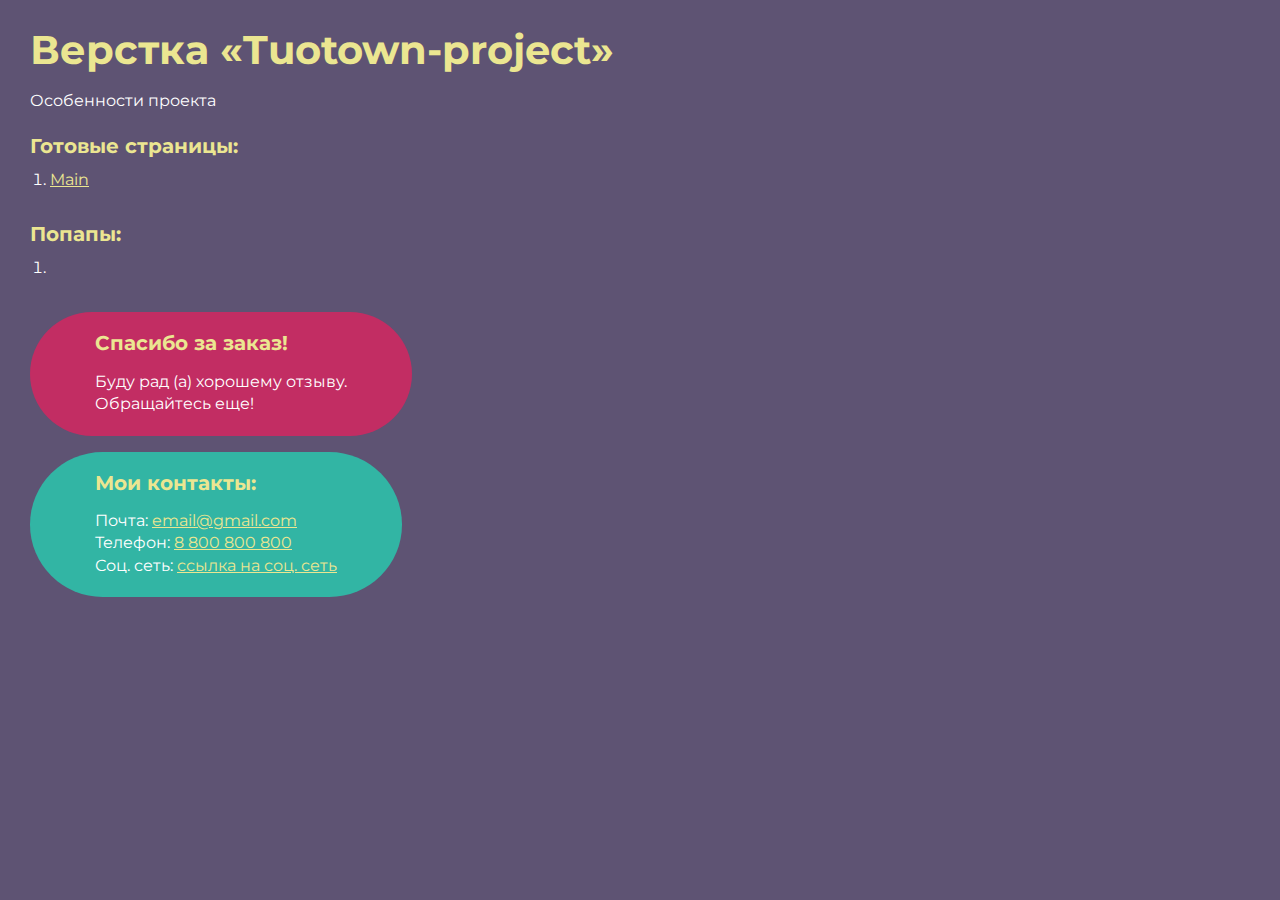
<file: index.html>
<!DOCTYPE html>
<html>

<head>
	<meta charset="UTF-8">
	<meta name="viewport" content="width=device-width, initial-scale=1.0">
	<title>Верстка «Tuotown-project»</title>
</head>

<body>
	<div class="rootpage">
		<h1>Верстка «Tuotown-project»</h1>
		<div class="rootpage__info">
			Особенности проекта
		</div>
		<h2>Готовые страницы:</h2>
		<ol class="rootpage__list">
			<li><a target="_blank" href="home.html">Main</a></li>
		</ol>
		<h2>Попапы:</h2>
		<ol class="rootpage__list">
			<li><a target="_blank" href="home.html#"></a></li>
		</ol>
		<div class="rootpage__tnx">
			<h2>Спасибо за заказ!</h2>
			<p>Буду рад (а) хорошему отзыву.</p>
			<p>Обращайтесь еще!</p>
		</div>
		<div class="rootpage__contacts">
			<h2>Мои контакты:</h2>
			<p>Почта: <a href="mailto:email@gmail.com">email@gmail.com</a></p>
			<p>Телефон: <a href="tel:8800800800">8 800 800 800</a></p>
			<p>Соц. сеть: <a href="">ссылка на соц. сеть</a></p>
		</div>
	</div>
</body>
<style>
	@charset "UTF-8";
	@import url("https://fonts.googleapis.com/css?family=Montserrat:regular,700&display=swap");

	*,
	*::before,
	*::after {
		padding: 0px;
		margin: 0px;
		border: 0px;
		box-sizing: border-box;
	}

	html,
	body {
		height: 100%;
		margin: 0;
		padding: 0;
		min-width: 320px;
		width: 100%;
		color: #fff;
		background-color: #5e5373;
	}

	body {
		font-family: Montserrat;
		font-size: 100%;
		line-height: 1;
		font-size: 1rem;
	}

	a {
		text-decoration: underline;
		color: #ebe691
	}

	a:visited {
		text-decoration: underline;
		color: #aaa768;
	}

	a:hover {
		text-decoration: none;
	}

	ul li {
		list-style: none;
	}

	img {
		vertical-align: top;
	}

	.wrapper {
		width: 100%;
		min-height: 100%;
		overflow: hidden;
	}

	.rootpage {
		padding: 30px;
		display: flex;
		flex-direction: column;
		align-items: flex-start;
	}

	@media (max-width: 767px) {
		.rootpage {
			padding: 30px 15px;
		}
	}

	h1 {
		color: #ebe691;
		font-size: 2.5rem;
		margin: 0px 0px 1.25rem 0px;
	}

	@media (max-width: 767px) {
		h1 {
			font-size: 1.85rem;
			margin: 0px 0px 1.25rem 0px;
		}
	}

	h2 {
		color: #ebe691;
		font-size: 1.25rem;
		margin: 0px 0px 1rem 0px;
	}

	@media (max-width: 767px) {
		h2 {
			font-size: 1.125rem;
			margin: 0px 0px 1rem 0px;
		}
	}

	.rootpage__info {
		line-height: 140%;
		margin: 0px 0px 1.5rem 0px;
	}

	.rootpage__list {
		margin: 0px 0px 2.25rem 1.25rem;
	}

	.rootpage__list li:not(:last-child) {
		margin: 0px 0px 15px 0px;
	}

	.rootpage__contacts,
	.rootpage__tnx {
		border-radius: 200px;
		padding: 20px 65px;
		line-height: 140%;
	}

	@media (max-width: 767px) {

		.rootpage__contacts,
		.rootpage__tnx {
			border-radius: 40px;
			padding: 20px;
		}
	}

	.rootpage__contacts {
		background: #32b5a4;

	}

	.rootpage__contacts a {
		color: #ebe691;
	}

	.rootpage__tnx {
		background: #c22d63;
		margin: 0px 0px 1rem 0px;
	}
</style>

</html>
</file>
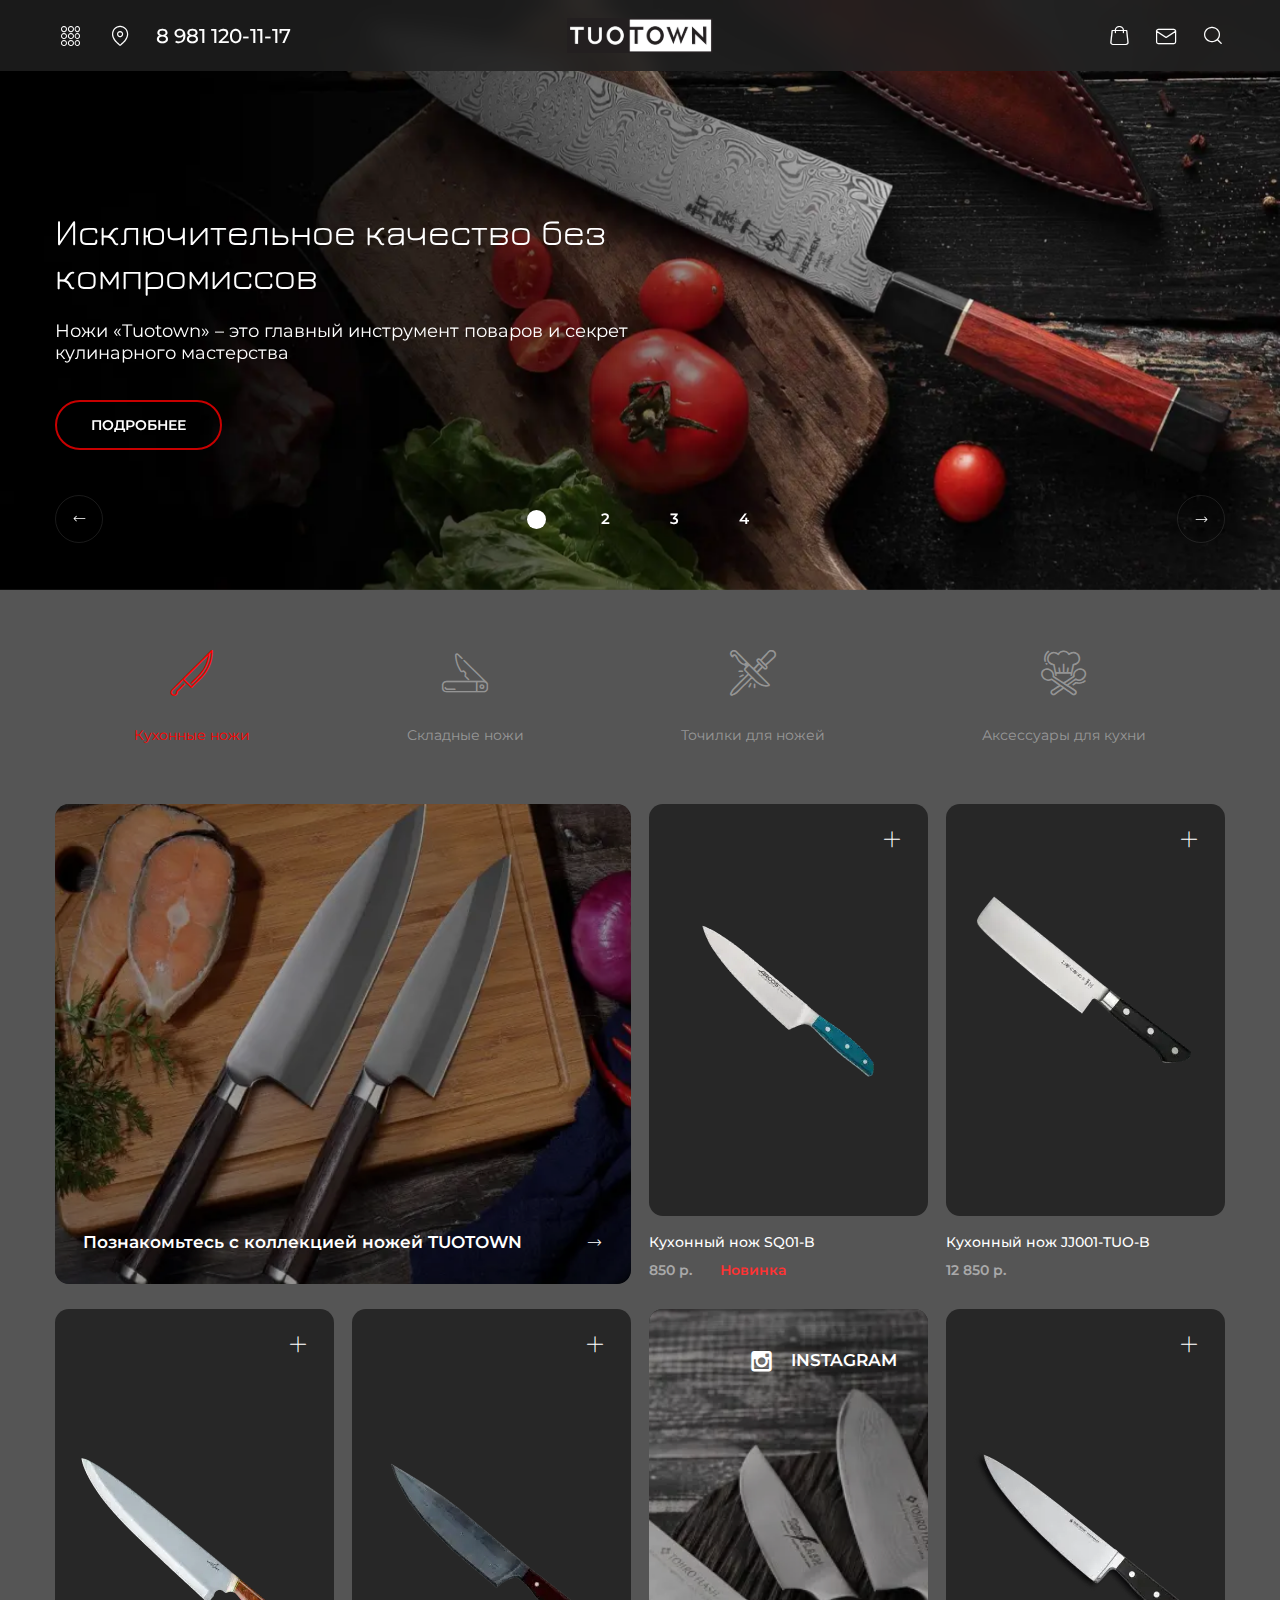
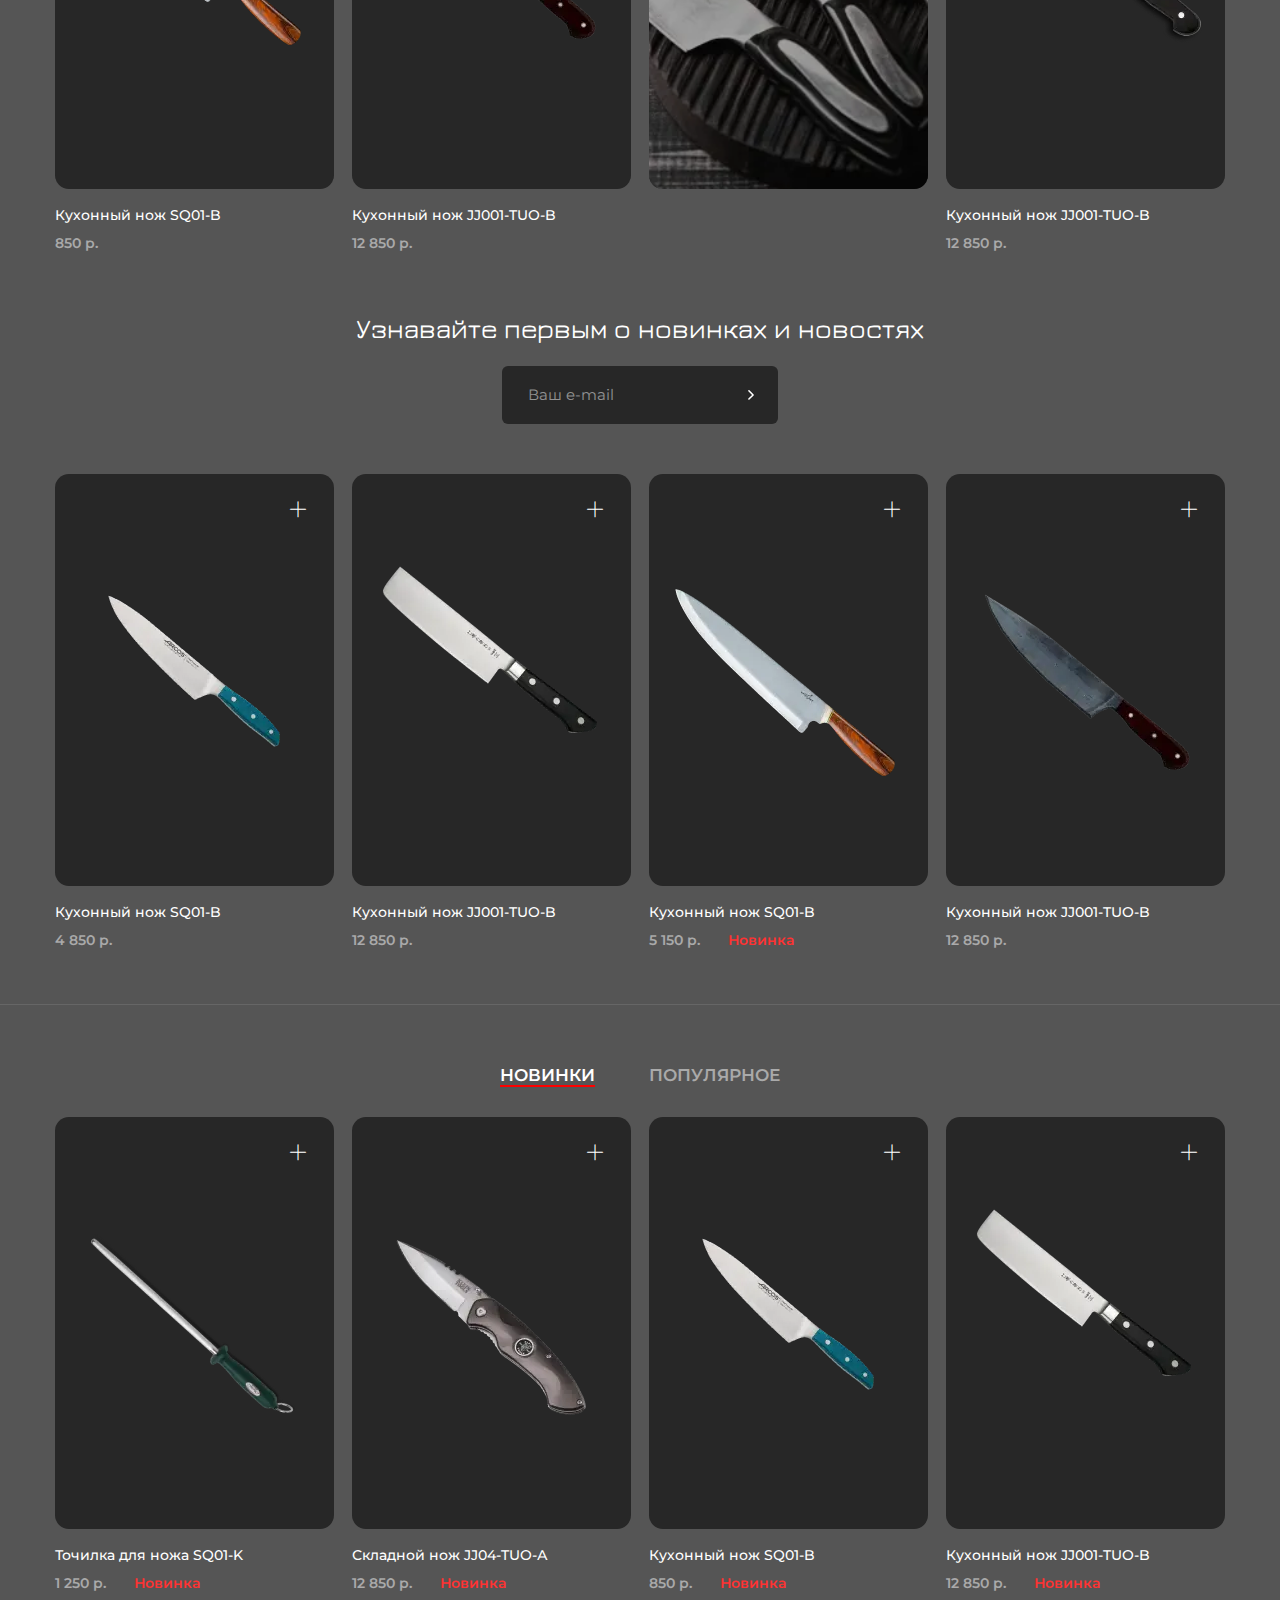
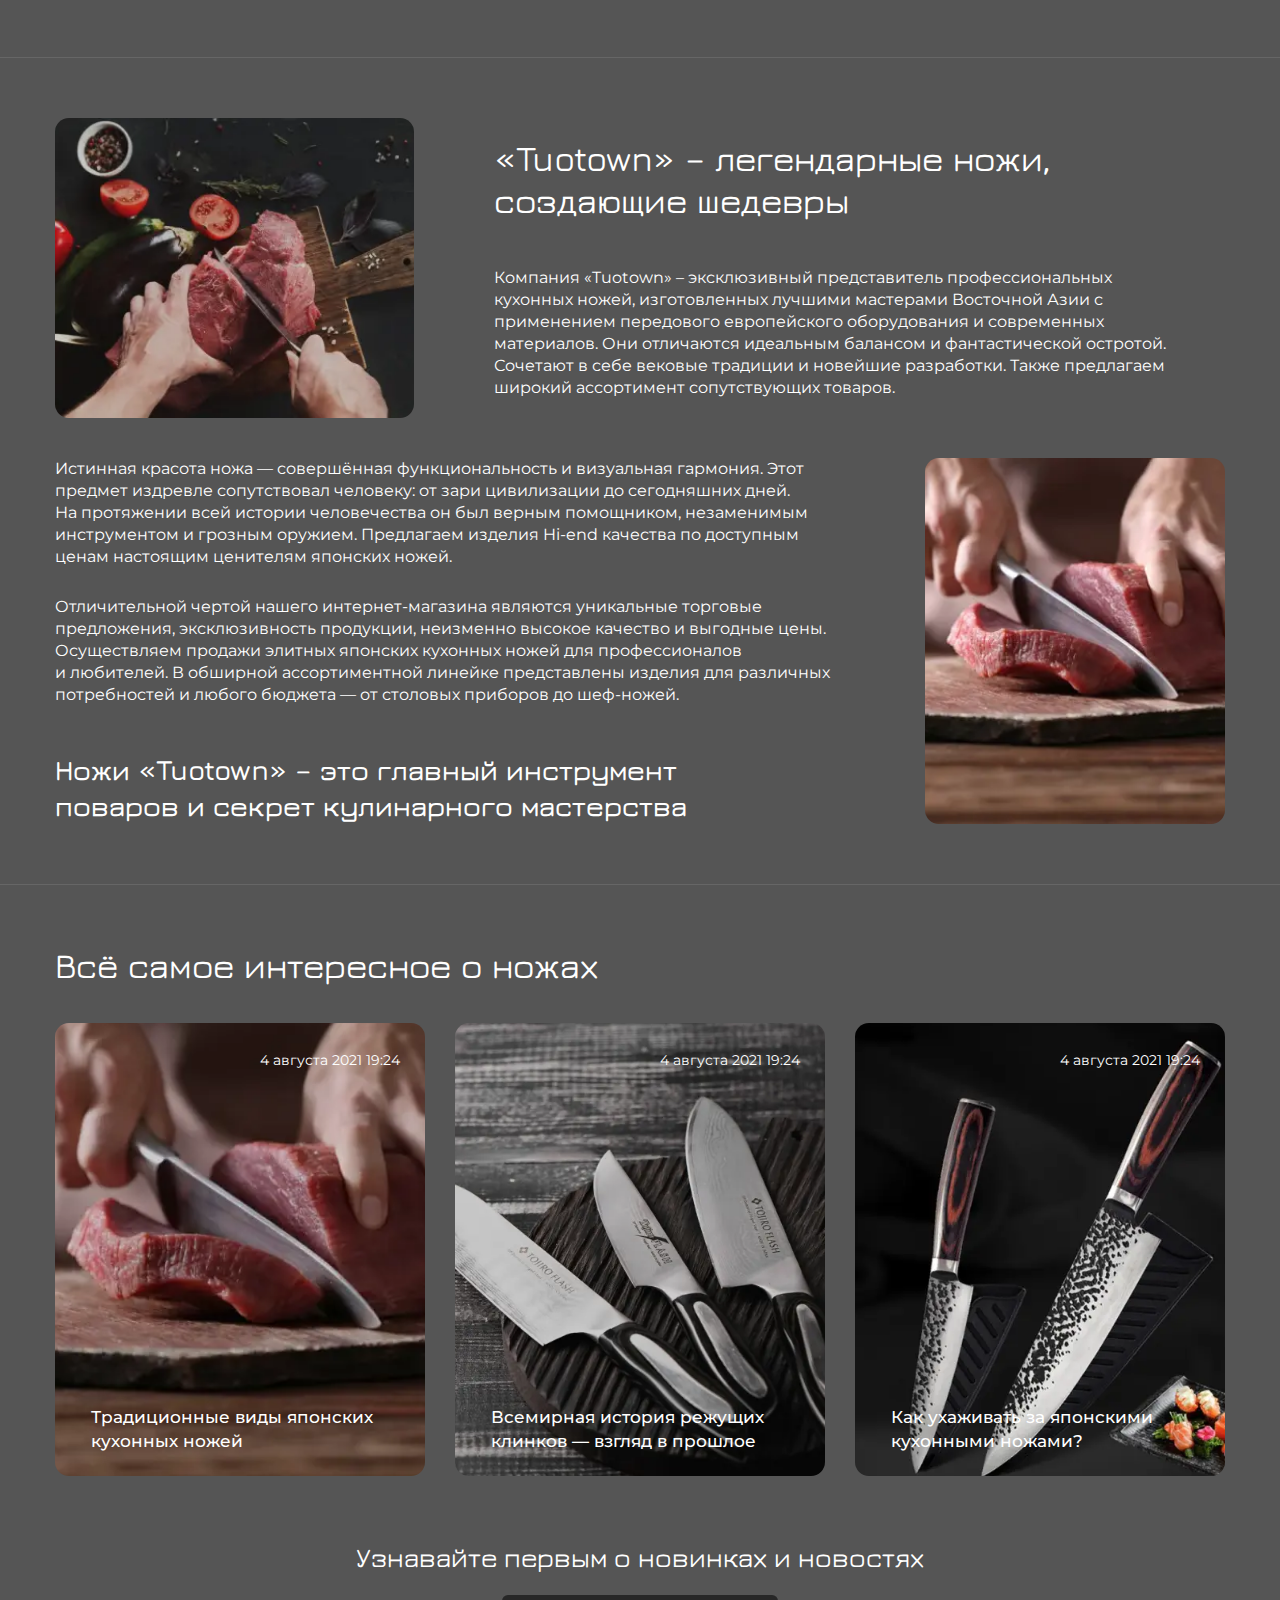
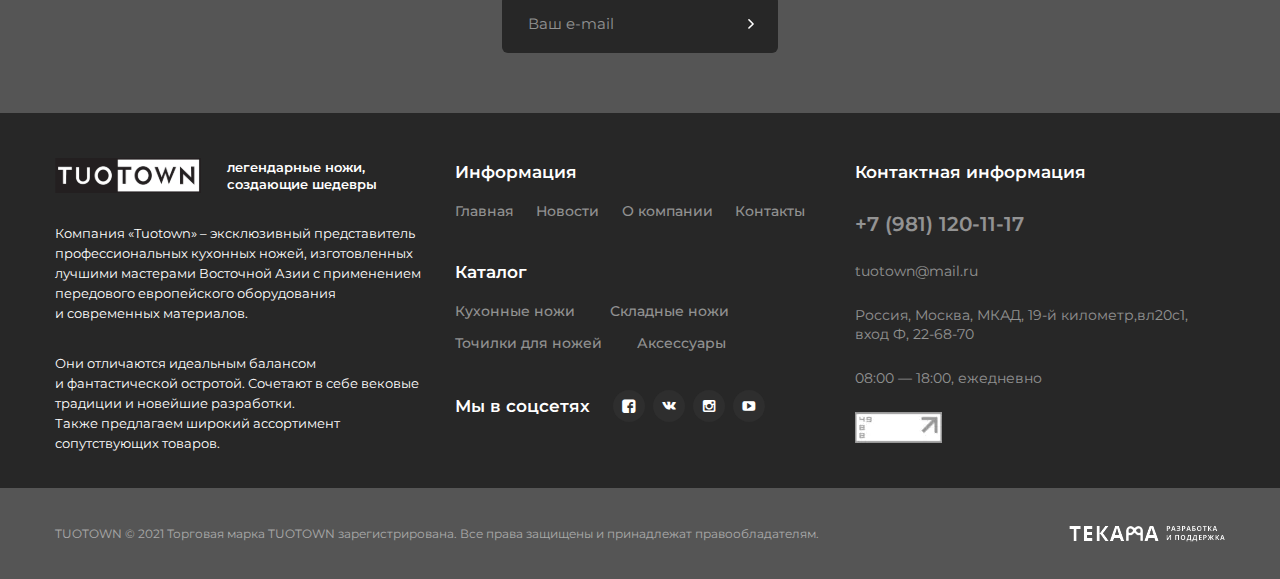
<file: home.html>
<!DOCTYPE html>
<html lang="ru">

<head>
	<title>TuoTown - Main</title>
	<meta charset="UTF-8">
	<meta name="format-detection" content="telephone=no">
	<!-- <style>body{opacity: 0;}</style> -->
	<link rel="stylesheet" href="css/style.min.css?_v=20220418111946">
	<link rel="shortcut icon" href="favicon.ico">
	<!-- <meta name="robots" content="noindex, nofollow"> -->
	<meta name="viewport" content="width=device-width, initial-scale=1.0">
</head>

<body>
	<div class="wrapper">
		<header class="header">
			<div class="header__container">
				<div class="header__left left-header">
					<div class="left-header__menu menu">
						<button type="button" class="menu__icon icon-menu"></button>
						<nav class="menu__body">
							<ul class="menu__list">
								<li class="menu__item"><a href="" class="menu__link">Кухонные ножи TUOTOWN</a></li>
								<li class="menu__item"><a href="" class="menu__link">Складные ножи TUOTOWN</a></li>
								<li class="menu__item"><a href="" class="menu__link">Кухонные ножи QXF</a></li>
								<li class="menu__item"><a href="" class="menu__link">Точильные камни</a></li>
								<li class="menu__item"><a href="" class="menu__link">Наборы для BBQ</a></li>
								<li class="menu__item"><a href="" class="menu__link">Кухонные принадлежности</a></li>
								<li class="menu__item"><a href="" class="menu__link">Туристические товары</a></li>
							</ul>
							<ul class="menu__sub-list">
								<li class="menu__sub-item"><a href="" class="menu__sub-link">Новости</a></li>
								<li class="menu__sub-item"><a href="" class="menu__sub-link">О компании</a></li>
								<li class="menu__sub-item"><a href="" class="menu__sub-link">Контакты</a></li>
								<li class="menu__sub-item"><a href="" class="menu__sub-link">Как проехать</a></li>
							</ul>
						</nav>
					</div>
					<a href="#" class="left-header__map"></a>
					<a href="tel:89811201117" class="left-header__phone"><span class="left-header__phone-number">8 981 120-11-17</span><span class="left-header__phone-icon _icon-phone"></span></a>
				</div>
				<div class="header__logo logo-header">
					<a href="" class="logo-header__link"><img src="img/header/header-logo.svg" alt="logo"></a>
				</div>
				<div data-da=".menu__body, 767.98, first" class="header__right right-header">
					<a data-da=".left-header, 767.98, last" href="#" class="right-header__shop"></a>
					<a href="mailto:" class="right-header__mail"></a>
					<a href="#" class="right-header__search"></a>
				</div>
			</div>
		</header>
		<main class="page">
			<section class="welcome">
				<div class="welcome__slider swiper">
					<div class="welcome__wrapper swiper-wrapper">
						<div class="welcome__slide swiper-slide">
							<div class="welcome__background-ibg"><picture><source data-srcset="img/welcome/slide_01.webp" type="image/webp"><img class="swiper-lazy" data-src="img/welcome/slide_01.jpg" alt="slide-1"></picture></div>
						</div>
						<div class="welcome__slide swiper-slide">
							<div class="welcome__background-ibg"><picture><source data-srcset="img/welcome/slide_02.webp" type="image/webp"><img class="swiper-lazy" data-src="img/welcome/slide_02.jpg" alt="slide-2"></picture></div>
						</div>
						<div class="welcome__slide swiper-slide">
							<div class="welcome__background-ibg"><picture><source data-srcset="img/welcome/slide_03.webp" type="image/webp"><img class="swiper-lazy" data-src="img/welcome/slide_03.jpg" alt="slide-3"></picture></div>
						</div>
						<div class="welcome__slide swiper-slide">
							<div class="welcome__background-ibg"><picture><source data-srcset="img/welcome/slide_04.webp" type="image/webp"><img class="swiper-lazy" data-src="img/welcome/slide_04.jpg" alt="slide-4"></picture></div>
						</div>
					</div>

				</div>
				<div class="welcome__container">
					<div class="welcome__body">
						<div class="body-welcome">
							<h1 class="body-welcome__title">Исключительное качество без компромиссов</h1>
							<h2 class="body-welcome__subtitle">Ножи «Tuotown» – это главный инструмент поваров и секрет кулинарного мастерства</h2>
							<a href="" class="body-welcome__button common-button">ПОДРОБНЕЕ</a>
						</div>
					</div>
					<div class="welcome__controlls">
						<div class="welcome__slider-arrows slider-arrow">
							<div class="slider-arrow__prev"></div>
							<div class="welcome__slider-bullets"></div>
							<div class="slider-arrow__next"></div>
						</div>
					</div>
				</div>
			</section>
			<section class="knife-tabs">
				<div class="knife-tabs__container">
					<div class="knife-tabs__body">
						<div data-tabs class=" knife-tabs__tabs tabs">
							<nav data-tabs-titles class="tabs__navigation">
								<button type="button" class="tabs__title tab-label _tab-active">
									<div class="tab-label__icon _icon-knife"></div>
									<h2 class="tab-label__title">Кухонные ножи</h2>
								</button>
								<button type="button" class="tabs__title tab-label">
									<div class="tab-label__icon _icon-knife-2"></div>
									<h2 class="tab-label__title">Складные ножи</h2>
								</button>
								<button type="button" class="tabs__title tab-label">
									<div class="tab-label__icon _icon-knife-sharp"></div>
									<h2 class="tab-label__title">Точилки для ножей</h2>
								</button>
								<button type="button" class="tabs__title tab-label">
									<div class="tab-label__icon _icon-cook"></div>
									<h2 class="tab-label__title">Аксессуары для кухни</h2>
								</button>
							</nav>
							<div data-tabs-body class="tabs__content">
								<div class="tabs__body kitchen-knifes">
									<div class="kitchen-knifes__first-grid first-grid">
										<div class="first-grid__item first-grid__item_big gridcell-1">
											<div class="first-grid__image first-grid__image_big-ibg">
												<picture><source srcset="img/tabs/first-tab/tab-main_01.webp" type="image/webp"><img src="img/tabs/first-tab/tab-main_01.jpg" alt="knife"></picture>
												<a href="#" class="first-grid__main-tab-title main-tab-title">
													<h3 class="main-tab-title__title">Познакомьтесь с коллекцией ножей TUOTOWN</h3>
													<div class="main-tab-title__icon _icon-arrow-right"></div>
												</a>
											</div>
										</div>
										<div class="first-grid__item gridcell-3">
											<div class="first-grid__image">
												<picture><source srcset="img/tabs/first-tab/kitchen-knife_01.webp" type="image/webp"><img src="img/tabs/first-tab/kitchen-knife_01.png" alt="knife"></picture>
												<button class="first-grid__icon card-icon"><span class="card-icon__icon-plus _icon-plus"></span><span class="card-icon__icon-shop _icon-shop"></span></button>
											</div>
											<div class="first-grid__titles knife-titles">
												<a href="#" class="knife-titles__knife-name">Кухонный нож SQ01-B</a>
												<div class="knife-titles__price-row">
													<span class="knife-titles__price">850 р.</span>
													<span class="knife-titles__novelty">Новинка</span>
												</div>
											</div>
										</div>
										<div class="first-grid__item gridcell-4">
											<div class="first-grid__image">
												<picture><source srcset="img/tabs/first-tab/kitchen-knife_02.webp" type="image/webp"><img src="img/tabs/first-tab/kitchen-knife_02.png" alt="knife"></picture>
												<button class="first-grid__icon card-icon"><span class="card-icon__icon-plus _icon-plus"></span><span class="card-icon__icon-shop _icon-shop"></span></button>
											</div>
											<div class="first-grid__titles knife-titles">
												<a href="#" class="knife-titles__knife-name">Кухонный нож JJ001-TUO-B</a>
												<div class="knife-titles__price-row">
													<span class="knife-titles__price">12 850 р.</span>
													<span class="knife-titles__novelty"></span>
												</div>
											</div>
										</div>
										<div class="first-grid__item gridcell-5">
											<div class="first-grid__image">
												<picture><source srcset="img/tabs/first-tab/kitchen-knife_03.webp" type="image/webp"><img src="img/tabs/first-tab/kitchen-knife_03.png" alt="knife"></picture>
												<button class="first-grid__icon card-icon"><span class="card-icon__icon-plus _icon-plus"></span><span class="card-icon__icon-shop _icon-shop"></span></button>
											</div>
											<div class="first-grid__titles knife-titles">
												<a href="#" class="knife-titles__knife-name">Кухонный нож SQ01-B</a>
												<div class="knife-titles__price-row">
													<span class="knife-titles__price">850 р.</span>
													<span class="knife-titles__novelty"></span>
												</div>
											</div>
										</div>
										<div class="first-grid__item gridcell-6">
											<div class="first-grid__image">
												<picture><source srcset="img/tabs/first-tab/kitchen-knife_04.webp" type="image/webp"><img src="img/tabs/first-tab/kitchen-knife_04.png" alt="knife"></picture>
												<button class="first-grid__icon card-icon"><span class="card-icon__icon-plus _icon-plus"></span><span class="card-icon__icon-shop _icon-shop"></span></button>
											</div>
											<div class="first-grid__titles knife-titles">
												<a href="#" class="knife-titles__knife-name">Кухонный нож JJ001-TUO-B</a>
												<div class="knife-titles__price-row">
													<span class="knife-titles__price">12 850 р.</span>
													<span class="knife-titles__novelty"></span>
												</div>
											</div>
										</div>
										<div class="first-grid__item first-grid__item_insta gridcell-7">
											<a href="#" class="first-grid__image first-grid__image_insta-ibg">
												<picture><source srcset="img/tabs/first-tab/knife-insta_01.webp" type="image/webp"><img src="img/tabs/first-tab/knife-insta_01.png" alt="knife"></picture>
												<div class="first-grid__insta-title insta-title">
													<div class="insta-title__icon _icon-insta"></div>
													<h3 class="insta-title__title">INSTAGRAM</h3>
												</div>
											</a>
											<div class="first-grid__titles knife-titles knife-titles_insta">
												<h3 class="knife-titles__knife-name">Кухонный нож JJ001-TUO-B</h3>
												<div class="knife-titles__price-row">
													<span class="knife-titles__price">12 850 р.</span>
													<span class="knife-titles__novelty"></span>
												</div>
											</div>
										</div>
										<div class="first-grid__item gridcell-8">
											<div class="first-grid__image">
												<picture><source srcset="img/tabs/first-tab/kitchen-knife_05.webp" type="image/webp"><img src="img/tabs/first-tab/kitchen-knife_05.png" alt="knife"></picture>
												<button class="first-grid__icon card-icon"><span class="card-icon__icon-plus _icon-plus"></span><span class="card-icon__icon-shop _icon-shop"></span></button>
											</div>
											<div class="first-grid__titles knife-titles">
												<a href="#" class="knife-titles__knife-name">Кухонный нож JJ001-TUO-B</a>
												<div class="knife-titles__price-row">
													<span class="knife-titles__price">12 850 р.</span>
													<span class="knife-titles__novelty"></span>
												</div>
											</div>
										</div>
									</div>
									<div class="tabs__mail-block mail-block">
										<h3 class="mail-block__title">Узнавайте первым о новинках и новостях</h3>
										<form action="#" name="mailForm" class="mail-block__form">
											<input type="text" name="userMail" class="mail-block__mail" placeholder="Ваш e-mail">
											<button type="submit" class="mail-block__button _icon-chevron-left"></button>
										</form>
									</div>
									<div class="kitchen-knifes__first-grid first-grid">
										<div class="first-grid__item">
											<div class="first-grid__image">
												<picture><source srcset="img/tabs/first-tab/kitchen-knife_01.webp" type="image/webp"><img src="img/tabs/first-tab/kitchen-knife_01.png" alt="knife"></picture>
												<button class="first-grid__icon card-icon"><span class="card-icon__icon-plus _icon-plus"></span><span class="card-icon__icon-shop _icon-shop"></span></button>
											</div>
											<div class="first-grid__titles knife-titles">
												<a href="#" class="knife-titles__knife-name">Кухонный нож SQ01-B</a>
												<div class="knife-titles__price-row">
													<span class="knife-titles__price"> 4 850 р.</span>
													<span class="knife-titles__novelty"></span>
												</div>
											</div>
										</div>
										<div class="first-grid__item">
											<div class="first-grid__image">
												<picture><source srcset="img/tabs/first-tab/kitchen-knife_02.webp" type="image/webp"><img src="img/tabs/first-tab/kitchen-knife_02.png" alt="knife"></picture>
												<button class="first-grid__icon card-icon"><span class="card-icon__icon-plus _icon-plus"></span><span class="card-icon__icon-shop _icon-shop"></span></button>
											</div>
											<div class="first-grid__titles knife-titles">
												<a href="#" class="knife-titles__knife-name">Кухонный нож JJ001-TUO-B</a>
												<div class="knife-titles__price-row">
													<span class="knife-titles__price">12 850 р.</span>
													<span class="knife-titles__novelty"></span>
												</div>
											</div>
										</div>
										<div class="first-grid__item">
											<div class="first-grid__image">
												<picture><source srcset="img/tabs/first-tab/kitchen-knife_03.webp" type="image/webp"><img src="img/tabs/first-tab/kitchen-knife_03.png" alt="knife"></picture>
												<button class="first-grid__icon card-icon"><span class="card-icon__icon-plus _icon-plus"></span><span class="card-icon__icon-shop _icon-shop"></span></button>
											</div>
											<div class="first-grid__titles knife-titles">
												<a href="#" class="knife-titles__knife-name">Кухонный нож SQ01-B</a>
												<div class="knife-titles__price-row">
													<span class="knife-titles__price"> 5 150 р.</span>
													<span class="knife-titles__novelty">Новинка</span>
												</div>
											</div>
										</div>
										<div class="first-grid__item">
											<div class="first-grid__image">
												<picture><source srcset="img/tabs/first-tab/kitchen-knife_04.webp" type="image/webp"><img src="img/tabs/first-tab/kitchen-knife_04.png" alt="knife"></picture>
												<button class="first-grid__icon card-icon"><span class="card-icon__icon-plus _icon-plus"></span><span class="card-icon__icon-shop _icon-shop"></span></button>
											</div>
											<div class="first-grid__titles knife-titles">
												<a href="#" class="knife-titles__knife-name">Кухонный нож JJ001-TUO-B</a>
												<div class="knife-titles__price-row">
													<span class="knife-titles__price">12 850 р.</span>
													<span class="knife-titles__novelty"></span>
												</div>
											</div>
										</div>
									</div>
								</div>
								<div class="tabs__body folden-knifes">
									<div class="folden-knifes__first-grid first-grid">
										<div class="first-grid__item first-grid__item_big  gridcell-1">
											<div class="first-grid__image first-grid__image_big-ibg">
												<picture><source srcset="img/tabs/first-tab/tab-main_02.webp" type="image/webp"><img src="img/tabs/first-tab/tab-main_02.jpg" alt="knife"></picture>
												<a href="#" class="first-grid__main-tab-title main-tab-title">
													<h3 class="main-tab-title__title">Познакомьтесь с коллекцией ножей TUOTOWN</h3>
													<div class="main-tab-title__icon _icon-arrow-right"></div>

												</a>
											</div>
										</div>
										<div class="first-grid__item  gridcell-3">
											<div class="first-grid__image">
												<picture><source srcset="img/tabs/first-tab/folden-knife_01.webp" type="image/webp"><img src="img/tabs/first-tab/folden-knife_01.png" alt="knife"></picture>
												<button class="first-grid__icon card-icon"><span class="card-icon__icon-plus _icon-plus"></span><span class="card-icon__icon-shop _icon-shop"></span></button>
											</div>
											<div class="first-grid__titles knife-titles">
												<h3 class="knife-titles__knife-name">Складной нож SQ01-B</h3>
												<div class="knife-titles__price-row">
													<span class="knife-titles__price">2 550 р.</span>
													<span class="knife-titles__novelty">Новинка</span>
												</div>
											</div>
										</div>
										<div class="first-grid__item  gridcell-4">
											<div class="first-grid__image">
												<picture><source srcset="img/tabs/first-tab/folden-knife_02.webp" type="image/webp"><img src="img/tabs/first-tab/folden-knife_02.png" alt="knife"></picture>
												<button class="first-grid__icon card-icon"><span class="card-icon__icon-plus _icon-plus"></span><span class="card-icon__icon-shop _icon-shop"></span></button>
											</div>
											<div class="first-grid__titles knife-titles">
												<h3 class="knife-titles__knife-name">Складной нож FJ007-TUO-B</h3>
												<div class="knife-titles__price-row">
													<span class="knife-titles__price">8 050 р.</span>
													<span class="knife-titles__novelty"></span>
												</div>
											</div>
										</div>
										<div class="first-grid__item  gridcell-5">
											<div class="first-grid__image">
												<picture><source srcset="img/tabs/first-tab/folden-knife_03.webp" type="image/webp"><img src="img/tabs/first-tab/folden-knife_03.png" alt="knife"></picture>
												<button class="first-grid__icon card-icon"><span class="card-icon__icon-plus _icon-plus"></span><span class="card-icon__icon-shop _icon-shop"></span></button>
											</div>
											<div class="first-grid__titles knife-titles">
												<h3 class="knife-titles__knife-name">Складной нож SQ01-B</h3>
												<div class="knife-titles__price-row">
													<span class="knife-titles__price">1 850 р.</span>
													<span class="knife-titles__novelty"></span>
												</div>
											</div>
										</div>
										<div class="first-grid__item gridcell-6">
											<div class="first-grid__image">
												<picture><source srcset="img/tabs/first-tab/folden-knife_04.webp" type="image/webp"><img src="img/tabs/first-tab/folden-knife_04.png" alt="knife"></picture>
												<button class="first-grid__icon card-icon"><span class="card-icon__icon-plus _icon-plus"></span><span class="card-icon__icon-shop _icon-shop"></span></button>
											</div>
											<div class="first-grid__titles knife-titles">
												<h3 class="knife-titles__knife-name">Складной нож JJ001-TUO-B</h3>
												<div class="knife-titles__price-row">
													<span class="knife-titles__price">10 750 р.</span>
													<span class="knife-titles__novelty"></span>
												</div>
											</div>
										</div>
										<div class="first-grid__item first-grid__item_insta  gridcell-7">
											<a href="#" class="first-grid__image first-grid__image_insta-ibg">
												<picture><source srcset="img/tabs/first-tab/knife-insta_02.webp" type="image/webp"><img src="img/tabs/first-tab/knife-insta_02.jpg" alt="knife"></picture>
												<div class="first-grid__insta-title insta-title">
													<div class="insta-title__icon _icon-insta"></div>
													<h3 class="insta-title__title">INSTAGRAM</h3>
												</div>
											</a>
											<div class="first-grid__titles knife-titles knife-titles_insta">
												<h3 class="knife-titles__knife-name">Складной нож JJ001-TUO-B</h3>
												<div class="knife-titles__price-row">
													<span class="knife-titles__price">12 850 р.</span>
													<span class="knife-titles__novelty"></span>
												</div>
											</div>
										</div>
										<div class="first-grid__item  gridcell-8">
											<div class="first-grid__image">
												<picture><source srcset="img/tabs/first-tab/folden-knife_02.webp" type="image/webp"><img src="img/tabs/first-tab/folden-knife_02.png" alt="knife"></picture>
												<button class="first-grid__icon card-icon"><span class="card-icon__icon-plus _icon-plus"></span><span class="card-icon__icon-shop _icon-shop"></span></button>
											</div>
											<div class="first-grid__titles knife-titles">
												<h3 class="knife-titles__knife-name">Складной нож JJ001-TUO-B</h3>
												<div class="knife-titles__price-row">
													<span class="knife-titles__price">12 850 р.</span>
													<span class="knife-titles__novelty"></span>
												</div>
											</div>
										</div>
									</div>
									<div class="tabs__mail-block mail-block">
										<h3 class="mail-block__title">Узнавайте первым о новинках и новостях</h3>
										<form action="#" name="mailForm" class="mail-block__form">
											<input type="text" name="userMail" class="mail-block__mail" placeholder="Ваш e-mail">
											<button type="submit" class="mail-block__button _icon-chevron-left"></button>
										</form>
									</div>
									<div class="folden-knifes__first-grid first-grid">
										<div class="first-grid__item">
											<div class="first-grid__image">
												<picture><source srcset="img/tabs/first-tab/folden-knife_01.webp" type="image/webp"><img src="img/tabs/first-tab/folden-knife_01.png" alt="knife"></picture>
												<button class="first-grid__icon card-icon"><span class="card-icon__icon-plus _icon-plus"></span><span class="card-icon__icon-shop _icon-shop"></span></button>
											</div>
											<div class="first-grid__titles knife-titles">
												<a href="#" class="knife-titles__knife-name">Складной нож SQ01-B</a>
												<div class="knife-titles__price-row">
													<span class="knife-titles__price">3 750 р.</span>
													<span class="knife-titles__novelty"></span>
												</div>
											</div>
										</div>
										<div class="first-grid__item">
											<div class="first-grid__image">
												<picture><source srcset="img/tabs/first-tab/folden-knife_02.webp" type="image/webp"><img src="img/tabs/first-tab/folden-knife_02.png" alt="knife"></picture>
												<button class="first-grid__icon card-icon"><span class="card-icon__icon-plus _icon-plus"></span><span class="card-icon__icon-shop _icon-shop"></span></button>
											</div>
											<div class="first-grid__titles knife-titles">
												<a href="#" class="knife-titles__knife-name">Складной нож GJ001-TUO-B</a>
												<div class="knife-titles__price-row">
													<span class="knife-titles__price">12 850 р.</span>
													<span class="knife-titles__novelty"></span>
												</div>
											</div>
										</div>
										<div class="first-grid__item">
											<div class="first-grid__image">
												<picture><source srcset="img/tabs/first-tab/folden-knife_03.webp" type="image/webp"><img src="img/tabs/first-tab/folden-knife_03.png" alt="knife"></picture>
												<button class="first-grid__icon card-icon"><span class="card-icon__icon-plus _icon-plus"></span><span class="card-icon__icon-shop _icon-shop"></span></button>
											</div>
											<div class="first-grid__titles knife-titles">
												<a href="#" class="knife-titles__knife-name">Складной нож ЗSQ01-B</a>
												<div class="knife-titles__price-row">
													<span class="knife-titles__price">1 250 р.</span>
													<span class="knife-titles__novelty">Новинка</span>
												</div>
											</div>
										</div>
										<div class="first-grid__item">
											<div class="first-grid__image">
												<picture><source srcset="img/tabs/first-tab/folden-knife_04.webp" type="image/webp"><img src="img/tabs/first-tab/folden-knife_04.png" alt="knife"></picture>
												<button class="first-grid__icon card-icon"><span class="card-icon__icon-plus _icon-plus"></span><span class="card-icon__icon-shop _icon-shop"></span></button>
											</div>
											<div class="first-grid__titles knife-titles">
												<a href="#" class="knife-titles__knife-name">Складной нож АJ003-TUO-С</a>
												<div class="knife-titles__price-row">
													<span class="knife-titles__price">12 850 р.</span>
													<span class="knife-titles__novelty"></span>
												</div>
											</div>
										</div>
									</div>
								</div>
								<div class="tabs__body sharpener">
									<div class="sharpener__first-grid first-grid">
										<div class="first-grid__item first-grid__item_big gridcell-1">
											<div class="first-grid__image first-grid__image_big-ibg">
												<picture><source srcset="img/tabs/first-tab/tab-main_03.webp" type="image/webp"><img src="img/tabs/first-tab/tab-main_03.jpg" alt="knife"></picture>
												<a href="#" class="first-grid__main-tab-title main-tab-title">
													<h3 class="main-tab-title__title">Познакомьтесь с коллекцией ножей TUOTOWN</h3>
													<div class="main-tab-title__icon _icon-arrow-right"></div>

												</a>
											</div>
										</div>
										<div class="first-grid__item gridcell-3">
											<div class="first-grid__image">
												<picture><source srcset="img/tabs/first-tab/sharpener_01.webp" type="image/webp"><img src="img/tabs/first-tab/sharpener_01.png" alt="knife"></picture>
												<button class="first-grid__icon card-icon"><span class="card-icon__icon-plus _icon-plus"></span><span class="card-icon__icon-shop _icon-shop"></span></button>
											</div>
											<div class="first-grid__titles knife-titles">
												<h3 class="knife-titles__knife-name">Складной нож SQ01-B</h3>
												<div class="knife-titles__price-row">
													<span class="knife-titles__price">2 550 р.</span>
													<span class="knife-titles__novelty">Новинка</span>
												</div>
											</div>
										</div>
										<div class="first-grid__item gridcell-4">
											<div class="first-grid__image">
												<picture><source srcset="img/tabs/first-tab/sharpener_02.webp" type="image/webp"><img src="img/tabs/first-tab/sharpener_02.png" alt="knife"></picture>
												<button class="first-grid__icon card-icon"><span class="card-icon__icon-plus _icon-plus"></span><span class="card-icon__icon-shop _icon-shop"></span></button>
											</div>
											<div class="first-grid__titles knife-titles">
												<h3 class="knife-titles__knife-name">Складной нож FJ007-TUO-B</h3>
												<div class="knife-titles__price-row">
													<span class="knife-titles__price">8 050 р.</span>
													<span class="knife-titles__novelty"></span>
												</div>
											</div>
										</div>
										<div class="first-grid__item gridcell-5">
											<div class="first-grid__image">
												<picture><source srcset="img/tabs/first-tab/sharpener_03.webp" type="image/webp"><img src="img/tabs/first-tab/sharpener_03.png" alt="knife"></picture>
												<button class="first-grid__icon card-icon"><span class="card-icon__icon-plus _icon-plus"></span><span class="card-icon__icon-shop _icon-shop"></span></button>
											</div>
											<div class="first-grid__titles knife-titles">
												<h3 class="knife-titles__knife-name">Складной нож SQ01-B</h3>
												<div class="knife-titles__price-row">
													<span class="knife-titles__price">1 850 р.</span>
													<span class="knife-titles__novelty"></span>
												</div>
											</div>
										</div>
										<div class="first-grid__item gridcell-6">
											<div class="first-grid__image">
												<picture><source srcset="img/tabs/first-tab/sharpener_04.webp" type="image/webp"><img src="img/tabs/first-tab/sharpener_04.png" alt="knife"></picture>
												<button class="first-grid__icon card-icon"><span class="card-icon__icon-plus _icon-plus"></span><span class="card-icon__icon-shop _icon-shop"></span></button>
											</div>
											<div class="first-grid__titles knife-titles">
												<h3 class="knife-titles__knife-name">Складной нож JJ001-TUO-B</h3>
												<div class="knife-titles__price-row">
													<span class="knife-titles__price">10 750 р.</span>
													<span class="knife-titles__novelty"></span>
												</div>
											</div>
										</div>
										<div class="first-grid__item first-grid__item_insta gridcell-7">
											<a href="#" class="first-grid__image first-grid__image_insta-ibg">
												<picture><source srcset="img/tabs/first-tab/knife-insta_03.webp" type="image/webp"><img src="img/tabs/first-tab/knife-insta_03.jpg" alt="knife"></picture>
												<div class="first-grid__insta-title insta-title">
													<div class="insta-title__icon _icon-insta"></div>
													<h3 class="insta-title__title">INSTAGRAM</h3>
												</div>
											</a>
											<div class="first-grid__titles knife-titles knife-titles_insta">
												<h3 class="knife-titles__knife-name">Складной нож JJ001-TUO-B</h3>
												<div class="knife-titles__price-row">
													<span class="knife-titles__price">12 850 р.</span>
													<span class="knife-titles__novelty"></span>
												</div>
											</div>
										</div>
										<div class="first-grid__item gridcell-8">
											<div class="first-grid__image">
												<picture><source srcset="img/tabs/first-tab/sharpener_02.webp" type="image/webp"><img src="img/tabs/first-tab/sharpener_02.png" alt="knife"></picture>
												<button class="first-grid__icon card-icon"><span class="card-icon__icon-plus _icon-plus"></span><span class="card-icon__icon-shop _icon-shop"></span></button>
											</div>
											<div class="first-grid__titles knife-titles">
												<h3 class="knife-titles__knife-name">Складной нож JJ001-TUO-B</h3>
												<div class="knife-titles__price-row">
													<span class="knife-titles__price">12 850 р.</span>
													<span class="knife-titles__novelty"></span>
												</div>
											</div>
										</div>
									</div>
									<div class="tabs__mail-block mail-block">
										<h3 class="mail-block__title">Узнавайте первым о новинках и новостях</h3>
										<form action="#" name="mailForm" class="mail-block__form">
											<input type="text" name="userMail" class="mail-block__mail" placeholder="Ваш e-mail">
											<button type="submit" class="mail-block__button _icon-chevron-left"></button>
										</form>
									</div>
									<div class="sharpener__first-grid first-grid">
										<div class="first-grid__item">
											<div class="first-grid__image">
												<picture><source srcset="img/tabs/first-tab/sharpener_01.webp" type="image/webp"><img src="img/tabs/first-tab/sharpener_01.png" alt="knife"></picture>
												<button class="first-grid__icon card-icon"><span class="card-icon__icon-plus _icon-plus"></span><span class="card-icon__icon-shop _icon-shop"></span></button>
											</div>
											<div class="first-grid__titles knife-titles">
												<a href="#" class="knife-titles__knife-name">Складной нож SQ01-B</a>
												<div class="knife-titles__price-row">
													<span class="knife-titles__price">3 750 р.</span>
													<span class="knife-titles__novelty"></span>
												</div>
											</div>
										</div>
										<div class="first-grid__item">
											<div class="first-grid__image">
												<picture><source srcset="img/tabs/first-tab/sharpener_02.webp" type="image/webp"><img src="img/tabs/first-tab/sharpener_02.png" alt="knife"></picture>
												<button class="first-grid__icon card-icon"><span class="card-icon__icon-plus _icon-plus"></span><span class="card-icon__icon-shop _icon-shop"></span></button>
											</div>
											<div class="first-grid__titles knife-titles">
												<a href="#" class="knife-titles__knife-name">Складной нож GJ001-TUO-B</a>
												<div class="knife-titles__price-row">
													<span class="knife-titles__price">12 850 р.</span>
													<span class="knife-titles__novelty"></span>
												</div>
											</div>
										</div>
										<div class="first-grid__item">
											<div class="first-grid__image">
												<picture><source srcset="img/tabs/first-tab/sharpener_03.webp" type="image/webp"><img src="img/tabs/first-tab/sharpener_03.png" alt="knife"></picture>
												<button class="first-grid__icon card-icon"><span class="card-icon__icon-plus _icon-plus"></span><span class="card-icon__icon-shop _icon-shop"></span></button>
											</div>
											<div class="first-grid__titles knife-titles">
												<a href="#" class="knife-titles__knife-name">Складной нож ЗSQ01-B</a>
												<div class="knife-titles__price-row">
													<span class="knife-titles__price">1 250 р.</span>
													<span class="knife-titles__novelty">Новинка</span>
												</div>
											</div>
										</div>
										<div class="first-grid__item">
											<div class="first-grid__image">
												<picture><source srcset="img/tabs/first-tab/sharpener_04.webp" type="image/webp"><img src="img/tabs/first-tab/sharpener_04.png" alt="knife"></picture>
												<button class="first-grid__icon card-icon"><span class="card-icon__icon-plus _icon-plus"></span><span class="card-icon__icon-shop _icon-shop"></span></button>
											</div>
											<div class="first-grid__titles knife-titles">
												<a href="#" class="knife-titles__knife-name">Складной нож АJ003-TUO-С</a>
												<div class="knife-titles__price-row">
													<span class="knife-titles__price">12 850 р.</span>
													<span class="knife-titles__novelty"></span>
												</div>
											</div>
										</div>
									</div>
								</div>
								<div class="tabs__body kitchen-accessories">
									<div class="kitchen-accessories__first-grid first-grid">
										<div class="first-grid__item first-grid__item_big gridcell-1">
											<div class="first-grid__image first-grid__image_big-ibg">
												<picture><source srcset="img/tabs/first-tab/tab-main_04.webp" type="image/webp"><img src="img/tabs/first-tab/tab-main_04.jpg" alt="knife"></picture>
												<a href="#" class="first-grid__main-tab-title main-tab-title">
													<h3 class="main-tab-title__title">Познакомьтесь с коллекцией ножей TUOTOWN</h3>
													<div class="main-tab-title__icon _icon-arrow-right"></div>

												</a>
											</div>
										</div>
										<div class="first-grid__item gridcell-3">
											<div class="first-grid__image">
												<picture><source srcset="img/tabs/first-tab/kitchen-accessories_01.webp" type="image/webp"><img src="img/tabs/first-tab/kitchen-accessories_01.png" alt="knife"></picture>
												<button class="first-grid__icon card-icon"><span class="card-icon__icon-plus _icon-plus"></span><span class="card-icon__icon-shop _icon-shop"></span></button>
											</div>
											<div class="first-grid__titles knife-titles">
												<h3 class="knife-titles__knife-name">Кухонная доска SQ01-B</h3>
												<div class="knife-titles__price-row">
													<span class="knife-titles__price">6 550 р.</span>
													<span class="knife-titles__novelty">Новинка</span>
												</div>
											</div>
										</div>
										<div class="first-grid__item gridcell-4">
											<div class="first-grid__image">
												<picture><source srcset="img/tabs/first-tab/kitchen-accessories_02.webp" type="image/webp"><img src="img/tabs/first-tab/kitchen-accessories_02.png" alt="knife"></picture>
												<button class="first-grid__icon card-icon"><span class="card-icon__icon-plus _icon-plus"></span><span class="card-icon__icon-shop _icon-shop"></span></button>
											</div>
											<div class="first-grid__titles knife-titles">
												<h3 class="knife-titles__knife-name">Венчик FJ007-TUO-B</h3>
												<div class="knife-titles__price-row">
													<span class="knife-titles__price">8 050 р.</span>
													<span class="knife-titles__novelty"></span>
												</div>
											</div>
										</div>
										<div class="first-grid__item gridcell-5">
											<div class="first-grid__image">
												<picture><source srcset="img/tabs/first-tab/kitchen-accessories_03.webp" type="image/webp"><img src="img/tabs/first-tab/kitchen-accessories_03.png" alt="knife"></picture>
												<button class="first-grid__icon card-icon"><span class="card-icon__icon-plus _icon-plus"></span><span class="card-icon__icon-shop _icon-shop"></span></button>
											</div>
											<div class="first-grid__titles knife-titles">
												<h3 class="knife-titles__knife-name">Вилка SQ01-B</h3>
												<div class="knife-titles__price-row">
													<span class="knife-titles__price">1 850 р.</span>
													<span class="knife-titles__novelty"></span>
												</div>
											</div>
										</div>
										<div class="first-grid__item gridcell-6">
											<div class="first-grid__image">
												<picture><source srcset="img/tabs/first-tab/kitchen-accessories_04.webp" type="image/webp"><img src="img/tabs/first-tab/kitchen-accessories_04.png" alt="knife"></picture>
												<button class="first-grid__icon card-icon"><span class="card-icon__icon-plus _icon-plus"></span><span class="card-icon__icon-shop _icon-shop"></span></button>
											</div>
											<div class="first-grid__titles knife-titles">
												<h3 class="knife-titles__knife-name">Ложка JJ001-TUO-B</h3>
												<div class="knife-titles__price-row">
													<span class="knife-titles__price">10 750 р.</span>
													<span class="knife-titles__novelty"></span>
												</div>
											</div>
										</div>
										<div class="first-grid__item first-grid__item_insta gridcell-7">
											<a href="#" class="first-grid__image first-grid__image_insta-ibg">
												<picture><source srcset="img/tabs/first-tab/knife-insta_04.webp" type="image/webp"><img src="img/tabs/first-tab/knife-insta_04.jpg" alt="knife"></picture>
												<div class="first-grid__insta-title insta-title">
													<div class="insta-title__icon _icon-insta"></div>
													<h3 class="insta-title__title">INSTAGRAM</h3>
												</div>
											</a>
											<div class="first-grid__titles knife-titles knife-titles_insta">
												<h3 class="knife-titles__knife-name">Складной нож JJ001-TUO-B</h3>
												<div class="knife-titles__price-row">
													<span class="knife-titles__price">12 850 р.</span>
													<span class="knife-titles__novelty"></span>
												</div>
											</div>
										</div>
										<div class="first-grid__item gridcell-8">
											<div class="first-grid__image">
												<picture><source srcset="img/tabs/first-tab/kitchen-accessories_05.webp" type="image/webp"><img src="img/tabs/first-tab/kitchen-accessories_05.png" alt="knife"></picture>
												<button class="first-grid__icon card-icon"><span class="card-icon__icon-plus _icon-plus"></span><span class="card-icon__icon-shop _icon-shop"></span></button>
											</div>
											<div class="first-grid__titles knife-titles">
												<h3 class="knife-titles__knife-name">Кухонный топорик JJ001-TUO-B</h3>
												<div class="knife-titles__price-row">
													<span class="knife-titles__price">12 850 р.</span>
													<span class="knife-titles__novelty"></span>
												</div>
											</div>
										</div>
									</div>
									<div class="tabs__mail-block mail-block">
										<h3 class="mail-block__title">Узнавайте первым о новинках и новостях</h3>
										<form action="#" name="mailForm" class="mail-block__form">
											<input type="text" name="userMail" class="mail-block__mail" placeholder="Ваш e-mail">
											<button type="submit" class="mail-block__button _icon-chevron-left"></button>
										</form>
									</div>
									<div class="kitchen-accessories__first-grid first-grid">
										<div class="first-grid__item">
											<div class="first-grid__image">
												<picture><source srcset="img/tabs/first-tab/kitchen-accessories_01.webp" type="image/webp"><img src="img/tabs/first-tab/kitchen-accessories_01.png" alt="knife"></picture>
												<button class="first-grid__icon card-icon"><span class="card-icon__icon-plus _icon-plus"></span><span class="card-icon__icon-shop _icon-shop"></span></button>
											</div>
											<div class="first-grid__titles knife-titles">
												<a href="#" class="knife-titles__knife-name">Кухонная доска SQ01-B</a>
												<div class="knife-titles__price-row">
													<span class="knife-titles__price">3 750 р.</span>
													<span class="knife-titles__novelty"></span>
												</div>
											</div>
										</div>
										<div class="first-grid__item">
											<div class="first-grid__image">
												<picture><source srcset="img/tabs/first-tab/kitchen-accessories_02.webp" type="image/webp"><img src="img/tabs/first-tab/kitchen-accessories_02.png" alt="knife"></picture>
												<button class="first-grid__icon card-icon"><span class="card-icon__icon-plus _icon-plus"></span><span class="card-icon__icon-shop _icon-shop"></span></button>
											</div>
											<div class="first-grid__titles knife-titles">
												<a href="#" class="knife-titles__knife-name">Венчик GJ001-TUO-B</a>
												<div class="knife-titles__price-row">
													<span class="knife-titles__price">12 850 р.</span>
													<span class="knife-titles__novelty"></span>
												</div>
											</div>
										</div>
										<div class="first-grid__item">
											<div class="first-grid__image">
												<picture><source srcset="img/tabs/first-tab/kitchen-accessories_03.webp" type="image/webp"><img src="img/tabs/first-tab/kitchen-accessories_03.png" alt="knife"></picture>
												<button class="first-grid__icon card-icon"><span class="card-icon__icon-plus _icon-plus"></span><span class="card-icon__icon-shop _icon-shop"></span></button>
											</div>
											<div class="first-grid__titles knife-titles">
												<a href="#" class="knife-titles__knife-name">Вилка ЗSQ01-B</a>
												<div class="knife-titles__price-row">
													<span class="knife-titles__price">1 250 р.</span>
													<span class="knife-titles__novelty">Новинка</span>
												</div>
											</div>
										</div>
										<div class="first-grid__item">
											<div class="first-grid__image">
												<picture><source srcset="img/tabs/first-tab/kitchen-accessories_04.webp" type="image/webp"><img src="img/tabs/first-tab/kitchen-accessories_04.png" alt="knife"></picture>
												<button class="first-grid__icon card-icon"><span class="card-icon__icon-plus _icon-plus"></span><span class="card-icon__icon-shop _icon-shop"></span></button>
											</div>
											<div class="first-grid__titles knife-titles">
												<a href="#" class="knife-titles__knife-name">Ложка АJ003-TUO-С</a>
												<div class="knife-titles__price-row">
													<span class="knife-titles__price">12 850 р.</span>
													<span class="knife-titles__novelty"></span>
												</div>
											</div>
										</div>
									</div>
								</div>
							</div>
						</div>
					</div>
				</div>
			</section>
			<section class="new-popular">
				<div class="new-popular__container">
					<div class="new-popular__body">
						<div data-tabs class="new-popular__tabs tabs-new-popular">
							<nav data-tabs-titles class="tabs-new-popular__navigation">
								<button type="button" class="tabs-new-popular__title _tab-active">НОВИНКИ</button>
								<button type="button" class="tabs-new-popular__title">ПОПУЛЯРНОЕ</button>
							</nav>
							<div data-tabs-body class="tabs-new-popular__content">
								<div class="tabs-new-popular__body tabs-new">
									<div class="tabs-new__second-grid first-grid">
										<div class="first-grid__item">
											<div class="first-grid__image">
												<picture><source srcset="img/tabs/first-tab/sharpener_01.webp" type="image/webp"><img src="img/tabs/first-tab/sharpener_01.png" alt="knife"></picture>
												<button class="first-grid__icon card-icon"><span class="card-icon__icon-plus _icon-plus"></span><span class="card-icon__icon-shop _icon-shop"></span></button>
											</div>
											<div class="first-grid__titles knife-titles">
												<a href="#" class="knife-titles__knife-name">Точилка для ножа SQ01-K</a>
												<div class="knife-titles__price-row">
													<span class="knife-titles__price">1 250 р.</span>
													<span class="knife-titles__novelty">Новинка</span>
												</div>
											</div>
										</div>
										<div class="first-grid__item">
											<div class="first-grid__image">
												<picture><source srcset="img/tabs/first-tab/folden-knife_01.webp" type="image/webp"><img src="img/tabs/first-tab/folden-knife_01.png" alt="knife"></picture>
												<button class="first-grid__icon card-icon"><span class="card-icon__icon-plus _icon-plus"></span><span class="card-icon__icon-shop _icon-shop"></span></button>
											</div>
											<div class="first-grid__titles knife-titles">
												<a href="#" class="knife-titles__knife-name">Складной нож JJ04-TUO-А</a>
												<div class="knife-titles__price-row">
													<span class="knife-titles__price">12 850 р.</span>
													<span class="knife-titles__novelty">Новинка</span>
												</div>
											</div>
										</div>
										<div class="first-grid__item">
											<div class="first-grid__image">
												<picture><source srcset="img/tabs/first-tab/kitchen-knife_01.webp" type="image/webp"><img src="img/tabs/first-tab/kitchen-knife_01.png" alt="knife"></picture>
												<button class="first-grid__icon card-icon"><span class="card-icon__icon-plus _icon-plus"></span><span class="card-icon__icon-shop _icon-shop"></span></button>
											</div>
											<div class="first-grid__titles knife-titles">
												<a href="#" class="knife-titles__knife-name">Кухонный нож SQ01-B</a>
												<div class="knife-titles__price-row">
													<span class="knife-titles__price">850 р.</span>
													<span class="knife-titles__novelty">Новинка</span>
												</div>
											</div>
										</div>
										<div class="first-grid__item">
											<div class="first-grid__image">
												<picture><source srcset="img/tabs/first-tab/kitchen-knife_02.webp" type="image/webp"><img src="img/tabs/first-tab/kitchen-knife_02.png" alt="knife"></picture>
												<button class="first-grid__icon card-icon"><span class="card-icon__icon-plus _icon-plus"></span><span class="card-icon__icon-shop _icon-shop"></span></button>
											</div>
											<div class="first-grid__titles knife-titles">
												<a href="#" class="knife-titles__knife-name">Кухонный нож JJ001-TUO-B</a>
												<div class="knife-titles__price-row">
													<span class="knife-titles__price">12 850 р.</span>
													<span class="knife-titles__novelty">Новинка</span>
												</div>
											</div>
										</div>
									</div>
								</div>
								<div class="tabs-new-popular__body tabs-popular">
									<div class="tabs-popular__second-grid first-grid">
										<div class="first-grid__item">
											<div class="first-grid__image">
												<picture><source srcset="img/tabs/first-tab/folden-knife_01.webp" type="image/webp"><img src="img/tabs/first-tab/folden-knife_01.png" alt="knife"></picture>
												<button class="first-grid__icon card-icon"><span class="card-icon__icon-plus _icon-plus"></span><span class="card-icon__icon-shop _icon-shop"></span></button>
											</div>
											<div class="first-grid__titles knife-titles">
												<a href="#" class="knife-titles__knife-name">Складной нож Q04-А</a>
												<div class="knife-titles__price-row">
													<span class="knife-titles__price">850 р.</span>
													<span class="knife-titles__novelty">Новинка</span>
												</div>
											</div>
										</div>
										<div class="first-grid__item">
											<div class="first-grid__image">
												<picture><source srcset="img/tabs/first-tab/kitchen-knife_02.webp" type="image/webp"><img src="img/tabs/first-tab/kitchen-knife_02.png" alt="knife"></picture>
												<button class="first-grid__icon card-icon"><span class="card-icon__icon-plus _icon-plus"></span><span class="card-icon__icon-shop _icon-shop"></span></button>
											</div>
											<div class="first-grid__titles knife-titles">
												<a href="#" class="knife-titles__knife-name">Кухонный нож JJ001-TUO-B</a>
												<div class="knife-titles__price-row">
													<span class="knife-titles__price">12 850 р.</span>
													<span class="knife-titles__novelty"></span>
												</div>
											</div>
										</div>
										<div class="first-grid__item">
											<div class="first-grid__image">
												<picture><source srcset="img/tabs/first-tab/kitchen-knife_01.webp" type="image/webp"><img src="img/tabs/first-tab/kitchen-knife_01.png" alt="knife"></picture>
												<button class="first-grid__icon card-icon"><span class="card-icon__icon-plus _icon-plus"></span><span class="card-icon__icon-shop _icon-shop"></span></button>
											</div>
											<div class="first-grid__titles knife-titles">
												<a href="#" class="knife-titles__knife-name">Кухонный нож SQ01-B</a>
												<div class="knife-titles__price-row">
													<span class="knife-titles__price">850 р.</span>
													<span class="knife-titles__novelty"></span>
												</div>
											</div>
										</div>
										<div class="first-grid__item">
											<div class="first-grid__image">
												<picture><source srcset="img/tabs/first-tab/sharpener_02.webp" type="image/webp"><img src="img/tabs/first-tab/sharpener_02.png" alt="knife"></picture>
												<button class="first-grid__icon card-icon"><span class="card-icon__icon-plus _icon-plus"></span><span class="card-icon__icon-shop _icon-shop"></span></button>
											</div>
											<div class="first-grid__titles knife-titles">
												<a href="#" class="knife-titles__knife-name">Точильный камень B01-TUO-B</a>
												<div class="knife-titles__price-row">
													<span class="knife-titles__price">2 850 р.</span>
													<span class="knife-titles__novelty"></span>
												</div>
											</div>
										</div>
									</div>
								</div>
							</div>
						</div>
					</div>
				</div>
			</section>
			<section class="about">
				<div class="about__container">
					<div class="about__body body-about">
						<div class="body-about__item item-about item-about_first">
							<div class="item-about__image-ibg"><picture><source srcset="img/about/about_image_01.webp" type="image/webp"><img src="img/about/about_image_01.jpg" alt="knife-meat-image"></picture></div>
							<div class="item-about__content content-item content-item_first">
								<h3 class="item-about__title about-title about-title_first">«Tuotown» – легендарные ножи, создающие шедевры</h3>
								<div class="item-about__text about-text about-text_first">
									<p class="item-about__paragraph">Компания «Tuotown» – эксклюзивный представитель профессиональных кухонных ножей, изготовленных лучшими мастерами Восточной Азии с применением передового европейского оборудования и современных материалов. Они отличаются идеальным балансом и фантастической остротой. Сочетают в себе вековые традиции и новейшие разработки. Также предлагаем широкий ассортимент сопутствующих товаров.</p>
								</div>
							</div>
						</div>
						<div class="body-about__item item-about item-about_second">
							<div class="item-about__image-ibg"><picture><source srcset="img/about/about_image_02.webp" type="image/webp"><img src="img/about/about_image_02.jpg" alt="knife-meat-image"></picture></div>
							<div class="item-about__content content-item content-item_second">
								<h3 class="item-about__title about-title about-title_second">Ножи «Tuotown» – это главный инструмент поваров и секрет кулинарного мастерства</h3>
								<div class="item-about__text about-text about-text_second">
									<p class="item-about__paragraph">Истинная красота ножа — совершённая функциональность и визуальная гармония. Этот предмет издревле сопутствовал человеку: от зари цивилизации до сегодняшних дней. На протяжении всей истории человечества он был верным помощником, незаменимым инструментом и грозным оружием. Предлагаем изделия Hi-end качества по доступным ценам настоящим ценителям японских ножей.</p>
									<p class="item-about__paragraph">Отличительной чертой нашего интернет-магазина являются уникальные торговые предложения, эксклюзивность продукции, неизменно высокое качество и выгодные цены. Осуществляем продажи элитных японских кухонных ножей для профессионалов и любителей. В обширной ассортиментной линейке представлены изделия для различных потребностей и любого бюджета — от столовых приборов до шеф-ножей.</p>
								</div>
							</div>
						</div>
					</div>
				</div>
			</section>
			<section class="interesting">
				<div class="interesting__container">
					<div class="interesting__body body-interesting">
						<h2 class="body-interesting__title">Всё самое интересное о ножах</h2>
						<div class="body-interesting__cards cards-interesting">
							<a href="#" class="cards-interesting__card">
								<div class="card-item">
									<p class="card-item__date">4 августа 2021 19:24</p>
									<div class="card-item__image-ibg"><picture><source srcset="img/interesting/interesting-image_01.webp" type="image/webp"><img src="img/interesting/interesting-image_01.jpg" alt="knife-meat"></picture></div>
									<h3 class="card-item__title">Традиционные виды японских кухонных ножей</h3>
								</div>
							</a>
							<a href="#" class="cards-interesting__card">
								<div class="card-item">
									<p class="card-item__date">4 августа 2021 19:24</p>
									<div class="card-item__image-ibg"><picture><source srcset="img/interesting/interesting-image_02.webp" type="image/webp"><img src="img/interesting/interesting-image_02.jpg" alt="knife-meat"></picture></div>
									<h3 class="card-item__title">Всемирная история режущих клинков — взгляд в прошлое</h3>
								</div>
							</a>
							<a href="#" class="cards-interesting__card">
								<div class="card-item">
									<p class="card-item__date">4 августа 2021 19:24</p>
									<div class="card-item__image-ibg"><picture><source srcset="img/interesting/interesting-image_03.webp" type="image/webp"><img src="img/interesting/interesting-image_03.jpg" alt="knife-meat"></picture></div>
									<h3 class="card-item__title">Как ухаживать за японскими кухонными ножами?</h3>
								</div>
							</a>
						</div>
					</div>
					<div class="interesting__mail-block mail-block">
						<h3 class="mail-block__title">Узнавайте первым о новинках и новостях</h3>
						<form action="#" name="mailForm" class="mail-block__form">
							<input type="text" name="userMail" class="mail-block__mail" placeholder="Ваш e-mail">
							<button type="submit" class="mail-block__button _icon-chevron-left"></button>
						</form>
					</div>
				</div>
			</section>
		</main>
		<footer class="footer">
			<div class="footer__top top-footer">
				<div class="top-footer__container">
					<div class="top-footer__body">
						<div class="top-footer__column">
							<div class="column-footer-left">
								<div class="column-footer-left__titles titles-footer-left">
									<div class="titles-footer-left__logo"><img src="img/header/header-logo.svg" alt="logo"></div>
									<div class="titles-footer-left__title">легендарные ножи, создающие шедевры</div>
								</div>
								<div class="titles-footer-left__text">
									<p class="titles-footer-left__paragraph">Компания «Tuotown» – эксклюзивный представитель профессиональных кухонных ножей, изготовленных лучшими мастерами Восточной Азии с применением передового европейского оборудования и современных материалов. </p>
									<p class="titles-footer-left__paragraph">Они отличаются идеальным балансом и фантастической остротой. Сочетают в себе вековые традиции и новейшие разработки. Также предлагаем широкий ассортимент сопутствующих товаров.</p>
								</div>
							</div>
						</div>
						<div class="top-footer__column">
							<div class="column-footer-middle">
								<div class="column-footer-middle__info info-footer-middle">
									<h2 class="info-footer-middle__title common-footer-title">Информация</h2>
									<div class="info-footer-middle__menu menu-info-footer">
										<nav class="menu-info-footer__body">
											<ul class="menu-info-footer__list">
												<li class="menu-info-footer__item"><a href="" class="menu-info-footer__link">Главная</a></li>
												<li class="menu-info-footer__item"><a href="" class="menu-info-footer__link">Новости</a></li>
												<li class="menu-info-footer__item"><a href="" class="menu-info-footer__link">О компании</a></li>
												<li class="menu-info-footer__item"><a href="" class="menu-info-footer__link">Контакты</a></li>
											</ul>
										</nav>
									</div>
								</div>
								<div class="column-footer-middle__catalog catalog-footer-middle">
									<h2 class="catalog-footer-middle__title common-footer-title">Каталог</h2>
									<div class="catalog-footer-middle__menu menu-catalog-footer">
										<nav class="menu-catalog-footer__body">
											<ul class="menu-catalog-footer__list">
												<li class="menu-catalog-footer__item"><a href="" class="menu-catalog-footer__link">Кухонные ножи</a></li>
												<li class="menu-catalog-footer__item"><a href="" class="menu-catalog-footer__link">Складные ножи </a></li>
												<li class="menu-catalog-footer__item"><a href="" class="menu-catalog-footer__link">Точилки для ножей</a></li>
												<li class="menu-catalog-footer__item"><a href="" class="menu-catalog-footer__link">Аксессуары</a></li>
											</ul>
										</nav>
									</div>
								</div>
								<div class="column-footer-middle__socials socials-footer-middle">
									<h2 class="socials-footer-middle__title common-footer-title">Мы в соцсетях</h2>
									<div class="socials-footer-middle__menu menu-socials-footer">
										<nav class="menu-socials-footer__body">
											<ul class="menu-socials-footer__list">
												<li class="menu-socials-footer__item"><a href="" class="menu-socials-footer__link _icon-facebook"></a></li>
												<li class="menu-socials-footer__item"><a href="" class="menu-socials-footer__link _icon-vk"></a></li>
												<li class="menu-socials-footer__item"><a href="" class="menu-socials-footer__link _icon-insta"></a></li>
												<li class="menu-socials-footer__item"><a href="" class="menu-socials-footer__link _icon-youtube"></a></li>
											</ul>
										</nav>
									</div>
								</div>
							</div>
						</div>
						<div class="top-footer__column">
							<div class="column-footer-right">
								<h2 class="column-footer-right__title common-footer-title">Контактная информация</h2>
								<div class="column-footer-right__body">
									<a href="tel:79811201117" class="column-footer-right__phone">+7 (981) 120-11-17</a>
									<a href="mailto:tuotown@mail.ru" class="column-footer-right__mail">tuotown@mail.ru</a>
									<a target="_blank" href="https://goo.gl/maps/jAnTcANHzdKaR31f7" class="column-footer-right__adress">Россия, Москва, МКАД, 19-й километр,вл20с1, вход Ф, 22-68-70</a>
									<p class="column-footer-right__working-time">08:00 — 18:00, ежедневно</p>
								</div>
								<a href="" class="column-footer-right__image"><picture><source srcset="img/footer/footer-image_01.webp" type="image/webp"><img src="img/footer/footer-image_01.jpg" alt="some-image"></picture></a>
							</div>
						</div>
					</div>
				</div>
			</div>
			<div class="footer__bottom bottom-footer">
				<div class="bottom-footer__container">
					<div class="bottom-footer__body">
						<p class="bottom-footer__copyright">TUOTOWN © 2021 Торговая марка TUOTOWN зарегистрирована. Все права защищены и принадлежат правообладателям.</p>
						<a href="#" class="bottom-footer__logo">
							<img src="img/footer/footer-image_02.svg" alt="teikapa-logo">
						</a>
					</div>
				</div>
			</div>
		</footer>
	</div>
	<!-- 
<div id="popup" aria-hidden="true" class="popup">
	<div class="popup__wrapper">
		<div class="popup__content">
			<button data-close type="button" class="popup__close">Закрыть</button>
			<div class="popup__text">
			</div>
		</div>
	</div>
</div>
 -->

	<script src="js/app.min.js?_v=20220418111946"></script>
</body>

</html>
</file>
<file: css/style.min.css>
@charset "UTF-8";@import url(https://fonts.googleapis.com/css?family=Montserrat:400,500,600&display=swap);@import url(https://fonts.googleapis.com/css?family=Jura:400,500,600&display=swap);@font-face{font-family:icons;font-display:swap;src:url(../fonts/icons.woff2) format("woff2"),url(../fonts/icons.woff) format("woff");font-weight:400;font-style:normal}.icon-menu,.left-header__map,.menu-open .icon-menu,.right-header__mail,.right-header__search,.right-header__shop,.slider-arrow__next,.slider-arrow__prev,[class*=_icon-]:before{font-family:icons;font-style:normal;font-weight:400;font-variant:normal;text-transform:none;line-height:1;-webkit-font-smoothing:antialiased;-moz-osx-font-smoothing:grayscale}[class*=_icon-]:before{display:block}._icon-phone:before{content:"\e911"}._icon-arrow-right:before,.slider-arrow__next:before,.slider-arrow__prev:before{content:"\e900"}._icon-arrow-sub-right:before{content:"\e901"}._icon-check:before{content:"\e902"}._icon-chevron-down:before{content:"\e903"}._icon-chevron-left:before,.menu-open .icon-menu:before{content:"\e904"}._icon-chevron-up:before{content:"\e905"}._icon-close:before{content:"\e906"}._icon-cook:before{content:"\e907"}._icon-facebook:before{content:"\e908"}._icon-insta:before{content:"\e909"}._icon-knife:before{content:"\e90a"}._icon-knife-2:before{content:"\e90b"}._icon-knife-sharp:before{content:"\e90c"}._icon-location:before,.left-header__map:before{content:"\e90d"}._icon-mail:before,.right-header__mail:before{content:"\e90e"}._icon-menu:before,.icon-menu:before{content:"\e90f"}._icon-money-check:before{content:"\e910"}._icon-play-arrow:before{content:"\e912"}._icon-plus:before{content:"\e913"}._icon-search:before,.right-header__search:before{content:"\e914"}._icon-shop:before,.right-header__shop:before{content:"\e915"}._icon-star:before{content:"\e916"}._icon-vk:before{content:"\e917"}._icon-youtube:before{content:"\e918"}*{padding:0;margin:0;border:0}*,:after,:before{-webkit-box-sizing:border-box;box-sizing:border-box}body,html{height:100%;min-width:320px}body{color:#fff;line-height:1;font-family:Montserrat;font-size:.875rem;-ms-text-size-adjust:100%;-moz-text-size-adjust:100%;-webkit-text-size-adjust:100%;-webkit-font-smoothing:antialiased;-moz-osx-font-smoothing:grayscale}button,input,textarea{font-family:Montserrat;font-size:inherit}button{cursor:pointer;color:inherit;background-color:inherit}a{color:inherit}a:link,a:visited{text-decoration:none}a:hover{text-decoration:none}ul li{list-style:none}img{vertical-align:top}h1,h2,h3,h4,h5,h6{font-weight:inherit;font-size:inherit}body{background-color:#555}.wrapper{min-height:100%;display:-webkit-box;display:-ms-flexbox;display:flex;-webkit-box-orient:vertical;-webkit-box-direction:normal;-ms-flex-direction:column;flex-direction:column;overflow:hidden}.wrapper>main{-webkit-box-flex:1;-ms-flex:1 1 auto;flex:1 1 auto}.wrapper>*{min-width:0}[class*=__container]{max-width:73.125rem;-webkit-box-sizing:content-box;box-sizing:content-box;margin:0 auto;padding:0 .9375rem}.tabs__navigation{display:-webkit-box;display:-ms-flexbox;display:flex}.tabs__title{-webkit-transition:all .3s ease 0s;-o-transition:all .3s ease 0s;transition:all .3s ease 0s}.tabs__title._tab-active{color:red}.tabs-new-popular{padding-bottom:3.75rem}.tabs-new-popular__navigation{display:-webkit-box;display:-ms-flexbox;display:flex;-webkit-box-pack:center;-ms-flex-pack:center;justify-content:center;gap:3.375rem;padding-top:3.75rem;padding-bottom:1.875rem}.tabs-new-popular__title{font-weight:600;font-size:1.0625rem;text-transform:uppercase;color:rgba(255,255,255,.5);-webkit-transition:all .3s ease 0s;-o-transition:all .3s ease 0s;transition:all .3s ease 0s;border-bottom:2px solid rgba(255,0,0,0)}.tabs-new-popular__title._tab-active{color:#fff;border-bottom:2px solid red}[class*=-ibg]{position:relative}[class*=-ibg] img{position:absolute;width:100%;height:100%;top:0;left:0;-o-object-fit:cover;object-fit:cover}[class*=-ibg_contain] img{-o-object-fit:contain;object-fit:contain}.common-button{display:inline-block;font-family:Montserrat;font-weight:600;font-size:.875rem;line-height:100%;padding:1rem 2.125rem;border:2px solid #c80000;border-radius:27px;-webkit-transition:all .3s ease 0s;-o-transition:all .3s ease 0s;transition:all .3s ease 0s}.header{padding-top:1.125rem;padding-bottom:1.125rem;background:rgba(33,33,33,.8);-webkit-backdrop-filter:blur(11px);backdrop-filter:blur(11px);position:fixed;width:100%;z-index:100}.header__container{display:-webkit-box;display:-ms-flexbox;display:flex;-webkit-box-align:center;-ms-flex-align:center;align-items:center;-webkit-box-pack:justify;-ms-flex-pack:justify;justify-content:space-between}.header__left{display:-webkit-box;display:-ms-flexbox;display:flex;-webkit-box-align:center;-ms-flex-align:center;align-items:center;-webkit-column-gap:1.5rem;-moz-column-gap:1.5rem;column-gap:1.5rem}.left-header{-webkit-box-flex:1;-ms-flex:1 1 33.333%;flex:1 1 33.333%}.menu-open .menu__icon{position:absolute;left:3rem;top:1.5rem}.menu__list{color:#fff;font-weight:500;font-size:1.125rem;line-height:1.2222222222;text-transform:uppercase;display:-webkit-box;display:-ms-flexbox;display:flex;-webkit-box-orient:vertical;-webkit-box-direction:normal;-ms-flex-direction:column;flex-direction:column;row-gap:2.25rem;padding-top:2.5rem;padding-bottom:4.375rem}.menu__link{display:inline-block;-webkit-transition:all .3s ease 0s;-o-transition:all .3s ease 0s;transition:all .3s ease 0s}.menu__sub-list{color:#fff;font-weight:600;font-size:.9375rem;line-height:1.2;text-transform:uppercase;opacity:.6;display:-webkit-box;display:-ms-flexbox;display:flex;-webkit-box-orient:vertical;-webkit-box-direction:normal;-ms-flex-direction:column;flex-direction:column;row-gap:1.875rem}.menu__sub-link{display:inline-block;-webkit-transition:all .3s ease 0s;-o-transition:all .3s ease 0s;transition:all .3s ease 0s}.left-header__map{font-size:1.4375rem;-webkit-transition:all .3s ease 0s;-o-transition:all .3s ease 0s;transition:all .3s ease 0s}.menu-open .left-header__map{display:none}.left-header__phone{font-weight:500;font-size:1.25rem;line-height:1.2;text-transform:uppercase;white-space:nowrap;-webkit-transition:all .3s ease 0s;-o-transition:all .3s ease 0s;transition:all .3s ease 0s}.menu-open .left-header__phone{display:none}.left-header__phone-icon{-webkit-transition:all .3s ease 0s;-o-transition:all .3s ease 0s;transition:all .3s ease 0s;display:none}.header__logo{-webkit-box-flex:1;-ms-flex:1 1 33.333%;flex:1 1 33.333%;display:-webkit-box;display:-ms-flexbox;display:flex;-webkit-box-pack:center;-ms-flex-pack:center;justify-content:center;padding-right:.9375rem;padding-left:.9375rem;-webkit-transition:all .9s ease 0s;-o-transition:all .9s ease 0s;transition:all .9s ease 0s}.menu-open .header__logo{position:absolute;top:1.125rem;left:50%;z-index:10;-webkit-transform:translate(-50%) rotateX(360deg);transform:translate(-50%) rotateX(360deg)}.header__right{-webkit-box-flex:1;-ms-flex:1 1 33.333%;flex:1 1 33.333%}.right-header{display:-webkit-box;display:-ms-flexbox;display:flex;-webkit-box-align:center;-ms-flex-align:center;align-items:center;-webkit-column-gap:1.5rem;-moz-column-gap:1.5rem;column-gap:1.5rem;-webkit-box-pack:end;-ms-flex-pack:end;justify-content:flex-end;-webkit-transition:all .8s ease 0s;-o-transition:all .8s ease 0s;transition:all .8s ease 0s;z-index:10}.menu-open .right-header{position:fixed;top:1.5rem;right:.9375rem}.right-header__shop{font-size:1.4375rem;-webkit-transition:all .3s ease 0s;-o-transition:all .3s ease 0s;transition:all .3s ease 0s}.right-header__mail{-webkit-transition:all .3s ease 0s;-o-transition:all .3s ease 0s;transition:all .3s ease 0s;font-size:1.4375rem}.right-header__search{-webkit-transition:all .3s ease 0s;-o-transition:all .3s ease 0s;transition:all .3s ease 0s;font-size:1.4375rem}.icon-menu{position:relative;width:30px;height:18px;cursor:pointer;z-index:5;-webkit-transition:all .3s ease 0s;-o-transition:all .3s ease 0s;transition:all .3s ease 0s;font-size:1.4375rem}.menu-open .icon-menu{font-size:1.5rem}.menu__body{position:fixed;overflow:auto;top:0;left:-100%;height:100vh;width:100%;padding-top:6.875rem;padding-left:3rem;padding-right:1.6875rem;padding-bottom:3.75rem;-webkit-transition:all .4s ease 0s;-o-transition:all .4s ease 0s;transition:all .4s ease 0s;background:-webkit-gradient(linear,left bottom,left top,from(rgba(0,0,0,.64)),to(rgba(0,0,0,.64)));background:-o-linear-gradient(bottom,rgba(0,0,0,.64),rgba(0,0,0,.64));background:linear-gradient(0deg,rgba(0,0,0,.64),rgba(0,0,0,.64))}.menu__body::before{-webkit-transition:all .6s ease 0s;-o-transition:all .6s ease 0s;transition:all .6s ease 0s;content:"";position:fixed;top:0;left:-100%;background:-webkit-gradient(linear,left bottom,left top,from(rgba(0,0,0,.64)),to(rgba(0,0,0,.64)));background:-o-linear-gradient(bottom,rgba(0,0,0,.64),rgba(0,0,0,.64));background:linear-gradient(0deg,rgba(0,0,0,.64),rgba(0,0,0,.64));-webkit-filter:blur(33px);filter:blur(33px);height:100vh;width:30vw;z-index:-1}.menu-open .menu__body::before{left:0}.menu__body::after{-webkit-transition:all .6s ease 0s;-o-transition:all .6s ease 0s;transition:all .6s ease 0s;content:"";position:fixed;top:-100%;left:0;background:-webkit-gradient(linear,left bottom,left top,from(rgba(0,0,0,.9)),to(rgba(0,0,0,.9)));background:-o-linear-gradient(bottom,rgba(0,0,0,.9),rgba(0,0,0,.9));background:linear-gradient(0deg,rgba(0,0,0,.9),rgba(0,0,0,.9));height:70px;width:100%;z-index:1}.menu-open .menu__body::after{top:0}.menu-open .menu__body{left:0}.top-footer{padding-top:2.8125rem;padding-bottom:2.1875rem;background:#272727}.top-footer__body{display:-webkit-box;display:-ms-flexbox;display:flex;-webkit-column-gap:1.875rem;-moz-column-gap:1.875rem;column-gap:1.875rem}.top-footer__column{-webkit-box-flex:1;-ms-flex:1 1 33.333%;flex:1 1 33.333%}.column-footer-left{display:-webkit-box;display:-ms-flexbox;display:flex;-webkit-box-orient:vertical;-webkit-box-direction:normal;-ms-flex-direction:column;flex-direction:column;row-gap:1.875rem}.column-footer-left__titles{display:-webkit-box;display:-ms-flexbox;display:flex;gap:1.625rem;-webkit-box-align:center;-ms-flex-align:center;align-items:center}.titles-footer-left__title{font-weight:600;font-size:.8125rem;line-height:131%}.titles-footer-left__text{display:-webkit-box;display:-ms-flexbox;display:flex;-webkit-box-orient:vertical;-webkit-box-direction:normal;-ms-flex-direction:column;flex-direction:column;row-gap:1.875rem;font-size:.8125rem;line-height:154%}.column-footer-middle{display:-webkit-box;display:-ms-flexbox;display:flex;-webkit-box-orient:vertical;-webkit-box-direction:normal;-ms-flex-direction:column;flex-direction:column;row-gap:2.125rem}.column-footer-middle__info{display:-webkit-box;display:-ms-flexbox;display:flex;-webkit-box-orient:vertical;-webkit-box-direction:normal;-ms-flex-direction:column;flex-direction:column;row-gap:.875rem}.column-footer-middle__catalog{display:-webkit-box;display:-ms-flexbox;display:flex;-webkit-box-orient:vertical;-webkit-box-direction:normal;-ms-flex-direction:column;flex-direction:column;row-gap:.875rem}.column-footer-middle__socials{display:-webkit-box;display:-ms-flexbox;display:flex}.common-footer-title{font-weight:600;font-size:1.0625rem;line-height:165%}.menu-info-footer__list{display:-webkit-box;display:-ms-flexbox;display:flex;-webkit-box-pack:justify;-ms-flex-pack:justify;justify-content:space-between;-ms-flex-wrap:wrap;flex-wrap:wrap;row-gap:.5rem}.menu-info-footer__item{padding-right:1.25rem}.menu-info-footer__link{font-weight:500;font-size:.875rem;line-height:171%;color:rgba(255,255,255,.5);-webkit-transition:all .3s ease 0s;-o-transition:all .3s ease 0s;transition:all .3s ease 0s;white-space:nowrap}.menu-catalog-footer__list{display:-webkit-box;display:-ms-flexbox;display:flex;row-gap:.5rem;-ms-flex-wrap:wrap;flex-wrap:wrap}.menu-catalog-footer__item{padding-right:2.1875rem}.menu-catalog-footer__link{font-weight:500;font-size:.875rem;line-height:171%;color:rgba(255,255,255,.5);white-space:nowrap;-webkit-transition:all .3s ease 0s;-o-transition:all .3s ease 0s;transition:all .3s ease 0s}.socials-footer-middle{display:-webkit-box;display:-ms-flexbox;display:flex;-webkit-column-gap:1.4375rem;-moz-column-gap:1.4375rem;column-gap:1.4375rem;-webkit-box-align:center;-ms-flex-align:center;align-items:center}.menu-socials-footer__list{display:-webkit-box;display:-ms-flexbox;display:flex;gap:.5rem}.menu-socials-footer__item{display:-webkit-box;display:-ms-flexbox;display:flex;-webkit-box-align:center;-ms-flex-align:center;align-items:center;-webkit-box-pack:center;-ms-flex-pack:center;justify-content:center}.menu-socials-footer__link{display:-webkit-box;display:-ms-flexbox;display:flex;-webkit-box-align:center;-ms-flex-align:center;align-items:center;-webkit-box-pack:center;-ms-flex-pack:center;justify-content:center;background-color:#2e2e2e;width:32px;height:32px;border-radius:50%;-webkit-transition:all .3s ease 0s;-o-transition:all .3s ease 0s;transition:all .3s ease 0s}.menu-socials-footer__link:before{-webkit-transition:all .3s ease 0s;-o-transition:all .3s ease 0s;transition:all .3s ease 0s}.column-footer-right{display:-webkit-box;display:-ms-flexbox;display:flex;-webkit-box-orient:vertical;-webkit-box-direction:normal;-ms-flex-direction:column;flex-direction:column;row-gap:1.5rem}.column-footer-right__body{display:-webkit-box;display:-ms-flexbox;display:flex;-webkit-box-orient:vertical;-webkit-box-direction:normal;-ms-flex-direction:column;flex-direction:column;row-gap:1.5rem;line-height:140%}.column-footer-right__phone{font-weight:600;font-size:1.25rem;line-height:140%;color:rgba(255,255,255,.5);-webkit-transition:all .3s ease 0s;-o-transition:all .3s ease 0s;transition:all .3s ease 0s}.column-footer-right__mail{color:rgba(255,255,255,.5);-webkit-transition:all .3s ease 0s;-o-transition:all .3s ease 0s;transition:all .3s ease 0s}.column-footer-right__working-time{color:rgba(255,255,255,.5)}.column-footer-right__adress{color:rgba(255,255,255,.5);-webkit-transition:all .3s ease 0s;-o-transition:all .3s ease 0s;transition:all .3s ease 0s}.bottom-footer{padding-top:2.1875rem;padding-bottom:2.1875rem}.bottom-footer__body{display:-webkit-box;display:-ms-flexbox;display:flex;-webkit-box-pack:justify;-ms-flex-pack:justify;justify-content:space-between;-webkit-box-align:center;-ms-flex-align:center;align-items:center}.bottom-footer__copyright{font-size:.75rem;line-height:175%;color:rgba(255,255,255,.5019607843);padding-right:1.25rem}.welcome{position:relative}.welcome__container{position:relative;z-index:2}.welcome__body{display:-webkit-box;display:-ms-flexbox;display:flex;-webkit-box-align:center;-ms-flex-align:center;align-items:center;min-height:36.875rem;padding-top:4.375rem}.welcome__background-ibg{position:absolute;top:0;left:0;width:100%;z-index:1;min-height:590px}.welcome__background-ibg img{-o-object-position:right;object-position:right}.welcome__slide{min-height:36.875rem}.welcome__slider-bullets{font-weight:600;font-size:.9375rem;line-height:1.2;display:-webkit-box;display:-ms-flexbox;display:flex;-webkit-box-pack:center;-ms-flex-pack:center;justify-content:center;-webkit-box-align:center;-ms-flex-align:center;align-items:center;gap:2.625rem}.welcome__controlls{position:absolute;top:495px;width:calc(100% - 30px)}.slider-arrow{display:-webkit-box;display:-ms-flexbox;display:flex;-webkit-box-pack:justify;-ms-flex-pack:justify;justify-content:space-between}.slider-arrow__prev{display:-webkit-box;display:-ms-flexbox;display:flex;-webkit-transform:rotate(180deg);-ms-transform:rotate(180deg);transform:rotate(180deg);-webkit-box-flex:0;-ms-flex:0 0 3rem;flex:0 0 3rem;height:3rem;border:1px solid rgba(255,255,255,.1);border-radius:50%;-webkit-box-align:center;-ms-flex-align:center;align-items:center;-webkit-box-pack:center;-ms-flex-pack:center;justify-content:center;font-size:15px;cursor:pointer;-webkit-transition:all .3s ease 0s;-o-transition:all .3s ease 0s;transition:all .3s ease 0s}.slider-arrow__next{display:-webkit-box;display:-ms-flexbox;display:flex;-webkit-box-flex:0;-ms-flex:0 0 3rem;flex:0 0 3rem;height:3rem;border:1px solid rgba(255,255,255,.1);border-radius:50%;-webkit-box-align:center;-ms-flex-align:center;align-items:center;-webkit-box-pack:center;-ms-flex-pack:center;justify-content:center;font-size:15px;cursor:pointer;-webkit-transition:all .3s ease 0s;-o-transition:all .3s ease 0s;transition:all .3s ease 0s}.body-welcome{-webkit-box-flex:0;-ms-flex:0 1 600px;flex:0 1 600px}.body-welcome__title{font-family:Jura;font-size:2.5625rem;line-height:117%}.body-welcome__subtitle{font-family:Montserrat;line-height:121%}.knife-tabs{border-bottom:1px solid rgba(255,255,255,.1)}.tabs__navigation{display:-webkit-box;display:-ms-flexbox;display:flex;-ms-flex-pack:distribute;justify-content:space-around;padding-top:3.75rem;padding-bottom:3.75rem}.tabs__title{color:rgba(255,255,255,.4);display:-webkit-box;display:-ms-flexbox;display:flex;-webkit-box-orient:vertical;-webkit-box-direction:normal;-ms-flex-direction:column;flex-direction:column;gap:1.875rem;-webkit-box-align:center;-ms-flex-align:center;align-items:center}.tab-label__icon{font-size:2.875rem}.folden-knifes__first-grid,.kitchen-accessories__first-grid,.kitchen-knifes__first-grid,.sharpener__first-grid{padding-bottom:3.125rem}.first-grid{display:-ms-grid;display:grid;grid-template-columns:repeat(auto-fit,minmax(250px,1fr));-webkit-column-gap:1.125rem;-moz-column-gap:1.125rem;column-gap:1.125rem;row-gap:1.5625rem}.first-grid__item{display:-webkit-box;display:-ms-flexbox;display:flex;-webkit-box-orient:vertical;-webkit-box-direction:normal;-ms-flex-direction:column;flex-direction:column;row-gap:.75rem;min-height:30rem}.first-grid__image{background:#272727;border-radius:14px;-webkit-box-flex:1;-ms-flex:1 1 auto;flex:1 1 auto}.first-grid__image img{-webkit-transition:all .6s ease 0s;-o-transition:all .6s ease 0s;transition:all .6s ease 0s}.folden-knifes .first-grid__image{background:rgba(35,43,63,.9058823529)}.sharpener .first-grid__image{background:rgba(65,54,47,.9058823529)}.kitchen-accessories .first-grid__image{background:rgba(124,89,46,.862745098)}.first-grid__item_big{-ms-grid-column-span:2;grid-column:span 2;border-radius:14px;overflow:hidden}.first-grid__image_big-ibg{min-height:100%}.first-grid__image_big-ibg img{-webkit-transition:all .6s ease 0s;-o-transition:all .6s ease 0s;transition:all .6s ease 0s;-webkit-transform:scale(1.1);-ms-transform:scale(1.1);transform:scale(1.1);-webkit-filter:brightness(.8);filter:brightness(.8)}.first-grid__item_insta{position:relative;min-height:100%}.first-grid__image_insta-ibg{border-radius:14px;overflow:hidden;min-height:30rem}.first-grid__image_insta-ibg img{-webkit-transition:all .6s ease 0s;-o-transition:all .6s ease 0s;transition:all .6s ease 0s;-webkit-transform:scale(1.1);-ms-transform:scale(1.1);transform:scale(1.1);-webkit-filter:brightness(.8);filter:brightness(.8)}.first-grid__main-tab-title{position:absolute;bottom:0;left:0;width:100%;padding:1.75rem}.main-tab-title{display:-webkit-box;display:-ms-flexbox;display:flex;-webkit-box-pack:justify;-ms-flex-pack:justify;justify-content:space-between;-webkit-box-align:center;-ms-flex-align:center;align-items:center;font-weight:600;font-size:1.0625rem;line-height:1.6470588235}.main-tab-title__icon{font-weight:600;font-size:1.0625rem}.first-grid__image{position:relative;display:-webkit-box;display:-ms-flexbox;display:flex;-webkit-box-align:center;-ms-flex-align:center;align-items:center;-webkit-box-pack:center;-ms-flex-pack:center;justify-content:center}.first-grid__icon{position:absolute;top:1.5rem;right:1.5rem;font-size:1.5rem;z-index:12}.card-icon{-webkit-transition:all .5s ease 0s;-o-transition:all .5s ease 0s;transition:all .5s ease 0s;display:-webkit-box;display:-ms-flexbox;display:flex;gap:0}.card-icon::after{content:"";position:absolute;top:-6.5px;left:-6.5px;background:rgba(200,0,0,0);width:37px;height:37px;border-radius:18px;z-index:-1}.card-icon__icon-plus{-webkit-transition:all .3s ease 0s;-o-transition:all .3s ease 0s;transition:all .3s ease 0s}.card-icon__icon-shop{font-size:0;position:relative;top:1px}.knife-titles{display:-webkit-box;display:-ms-flexbox;display:flex;-webkit-box-orient:vertical;-webkit-box-direction:normal;-ms-flex-direction:column;flex-direction:column}.knife-titles_insta{opacity:0}.knife-titles__knife-name{-webkit-transition:all .3s ease 0s;-o-transition:all .3s ease 0s;transition:all .3s ease 0s;font-weight:500;font-size:.875rem;line-height:2}.knife-titles__price-row{-webkit-transition:all .8s ease 0s;-o-transition:all .8s ease 0s;transition:all .8s ease 0s;display:-webkit-box;display:-ms-flexbox;display:flex;gap:1.75rem}.knife-titles__price{font-weight:600;font-size:.875rem;line-height:2;color:rgba(255,255,255,.5)}.knife-titles__novelty{font-weight:600;font-size:.875rem;line-height:2;color:#ff3232}.first-grid__insta-title{position:absolute;top:37px;right:31px}.insta-title{display:-webkit-box;display:-ms-flexbox;display:flex;gap:1.125rem;-webkit-box-align:center;-ms-flex-align:center;align-items:center;font-weight:600;font-size:1.0625rem;line-height:1.6470588235}.insta-title__icon{font-size:1.4375rem}.gridcell-1{-webkit-box-ordinal-group:2;-ms-flex-order:1;order:1}.gridcell-3{-webkit-box-ordinal-group:4;-ms-flex-order:3;order:3}.gridcell-4{-webkit-box-ordinal-group:5;-ms-flex-order:4;order:4}.gridcell-5{-webkit-box-ordinal-group:6;-ms-flex-order:5;order:5}.gridcell-6{-webkit-box-ordinal-group:7;-ms-flex-order:6;order:6}.gridcell-7{-webkit-box-ordinal-group:8;-ms-flex-order:7;order:7}.gridcell-8{-webkit-box-ordinal-group:9;-ms-flex-order:8;order:8}.tabs__mail-block{padding-bottom:3.125rem}.mail-block{display:-webkit-box;display:-ms-flexbox;display:flex;-webkit-box-orient:vertical;-webkit-box-direction:normal;-ms-flex-direction:column;flex-direction:column;-webkit-box-align:center;-ms-flex-align:center;align-items:center;gap:1.0625rem}.mail-block__title{font-family:Jura;font-weight:500;font-size:1.6875rem;line-height:156%;text-align:center}.mail-block__form{position:relative}.mail-block__mail{background:#272727;border-radius:6px;padding-top:1.25rem;padding-bottom:1.25rem;padding-left:1.625rem;padding-right:1.25rem;min-width:17.25rem;color:#fff}.mail-block__mail::-webkit-input-placeholder{font-size:.9375rem;line-height:1.2;color:rgba(255,255,255,.5)}.mail-block__mail::-moz-placeholder{font-size:.9375rem;line-height:1.2;color:rgba(255,255,255,.5)}.mail-block__mail:-ms-input-placeholder{font-size:.9375rem;line-height:1.2;color:rgba(255,255,255,.5)}.mail-block__mail::-ms-input-placeholder{font-size:.9375rem;line-height:1.2;color:rgba(255,255,255,.5)}.mail-block__mail::placeholder{font-size:.9375rem;line-height:1.2;color:rgba(255,255,255,.5)}.mail-block__button{display:inline-block;position:absolute;top:50%;right:1.25rem;width:14px;height:14px;-webkit-transform:rotateY(180deg) translate(0,-50%);transform:rotateY(180deg) translate(0,-50%)}input:-webkit-autofill,input:-webkit-autofill:focus{-webkit-transition:background-color 600000s 0s,color 600000s 0s;transition:background-color 600000s 0s,color 600000s 0s}.new-popular{border-bottom:1px solid rgba(255,255,255,.1)}.about{border-bottom:1px solid rgba(255,255,255,.1);padding-top:3.75rem;padding-bottom:3.75rem}.body-about{display:-webkit-box;display:-ms-flexbox;display:flex;-webkit-box-orient:vertical;-webkit-box-direction:normal;-ms-flex-direction:column;flex-direction:column;row-gap:2.5rem}.item-about{display:-webkit-box;display:-ms-flexbox;display:flex;-webkit-column-gap:5rem;-moz-column-gap:5rem;column-gap:5rem;-webkit-box-flex:1;-ms-flex:1 0 18.75rem;flex:1 0 18.75rem}.item-about_second{-webkit-box-orient:horizontal;-webkit-box-direction:reverse;-ms-flex-direction:row-reverse;flex-direction:row-reverse}.item-about__image-ibg{border-radius:14px;overflow:hidden;-webkit-box-flex:1;-ms-flex:1 0 18.75rem;flex:1 0 18.75rem}.item-about__content{-ms-flex-item-align:center;-ms-grid-row-align:center;align-self:center}.item-about__title{font-family:Jura;font-weight:500;font-size:2.1875rem;line-height:120%}.item-about__text{font-size:1rem;line-height:138%;display:-webkit-box;display:-ms-flexbox;display:flex;-webkit-box-orient:vertical;-webkit-box-direction:normal;-ms-flex-direction:column;flex-direction:column;gap:1.6875rem}.about-title_first{max-width:36.25rem}.about-title_second{max-width:43.75rem;font-family:Jura;font-weight:600;font-size:1.75rem;line-height:129%}.about-text_first{max-width:42rem}.content-item{-webkit-box-flex:1;-ms-flex:1 1 auto;flex:1 1 auto;display:-webkit-box;display:-ms-flexbox;display:flex;-webkit-box-orient:vertical;-webkit-box-direction:normal;-ms-flex-direction:column;flex-direction:column;row-gap:2.875rem}.content-item_second{-webkit-box-orient:vertical;-webkit-box-direction:reverse;-ms-flex-direction:column-reverse;flex-direction:column-reverse}.interesting{padding-top:3.75rem;padding-bottom:3.75rem}.body-interesting{display:-webkit-box;display:-ms-flexbox;display:flex;-webkit-box-orient:vertical;-webkit-box-direction:normal;-ms-flex-direction:column;flex-direction:column;row-gap:2.3125rem}.body-interesting__title{font-family:Jura;font-weight:500;font-size:2.1875rem;line-height:1.1714285714}.cards-interesting{display:-webkit-box;display:-ms-flexbox;display:flex;gap:1.875rem}.cards-interesting__card{-webkit-box-flex:1;-ms-flex:1 1 33.333%;flex:1 1 33.333%}.card-item{position:relative}.card-item__date{font-size:.875rem;line-height:200%;position:absolute;z-index:2;top:1.4375rem;right:1.5625rem}.card-item__image-ibg{border-radius:14px;overflow:hidden;padding-bottom:122.3684210526%;min-height:380px}.card-item__image-ibg img{-webkit-transition:all .9s ease 0s;-o-transition:all .9s ease 0s;transition:all .9s ease 0s;-webkit-transform:scale(1.1);-ms-transform:scale(1.1);transform:scale(1.1)}.card-item__title{font-weight:500;font-size:1.0625rem;line-height:141%;position:absolute;z-index:2;padding-left:2.25rem;padding-right:2.25rem;padding-bottom:1.375rem;padding-top:1.375rem;bottom:0;left:0;-webkit-transition:all .3s ease 0s;-o-transition:all .3s ease 0s;transition:all .3s ease 0s}.interesting__mail-block{padding-top:3.75rem}@font-face{font-family:swiper-icons;src:url("data:application/font-woff;charset=utf-8;base64, [base64]//wADZ2x5ZgAAAywAAADMAAAD2MHtryVoZWFkAAABbAAAADAAAAA2E2+eoWhoZWEAAAGcAAAAHwAAACQC9gDzaG10eAAAAigAAAAZAAAArgJkABFsb2NhAAAC0AAAAFoAAABaFQAUGG1heHAAAAG8AAAAHwAAACAAcABAbmFtZQAAA/gAAAE5AAACXvFdBwlwb3N0AAAFNAAAAGIAAACE5s74hXjaY2BkYGAAYpf5Hu/j+W2+MnAzMYDAzaX6QjD6/4//Bxj5GA8AuRwMYGkAPywL13jaY2BkYGA88P8Agx4j+/8fQDYfA1AEBWgDAIB2BOoAeNpjYGRgYNBh4GdgYgABEMnIABJzYNADCQAACWgAsQB42mNgYfzCOIGBlYGB0YcxjYGBwR1Kf2WQZGhhYGBiYGVmgAFGBiQQkOaawtDAoMBQxXjg/wEGPcYDDA4wNUA2CCgwsAAAO4EL6gAAeNpj2M0gyAACqxgGNWBkZ2D4/wMA+xkDdgAAAHjaY2BgYGaAYBkGRgYQiAHyGMF8FgYHIM3DwMHABGQrMOgyWDLEM1T9/w8UBfEMgLzE////P/5//f/V/xv+r4eaAAeMbAxwIUYmIMHEgKYAYjUcsDAwsLKxc3BycfPw8jEQA/[base64]/uznmfPFBNODM2K7MTQ45YEAZqGP81AmGGcF3iPqOop0r1SPTaTbVkfUe4HXj97wYE+yNwWYxwWu4v1ugWHgo3S1XdZEVqWM7ET0cfnLGxWfkgR42o2PvWrDMBSFj/IHLaF0zKjRgdiVMwScNRAoWUoH78Y2icB/yIY09An6AH2Bdu/UB+yxopYshQiEvnvu0dURgDt8QeC8PDw7Fpji3fEA4z/PEJ6YOB5hKh4dj3EvXhxPqH/SKUY3rJ7srZ4FZnh1PMAtPhwP6fl2PMJMPDgeQ4rY8YT6Gzao0eAEA409DuggmTnFnOcSCiEiLMgxCiTI6Cq5DZUd3Qmp10vO0LaLTd2cjN4fOumlc7lUYbSQcZFkutRG7g6JKZKy0RmdLY680CDnEJ+UMkpFFe1RN7nxdVpXrC4aTtnaurOnYercZg2YVmLN/d/gczfEimrE/fs/bOuq29Zmn8tloORaXgZgGa78yO9/cnXm2BpaGvq25Dv9S4E9+5SIc9PqupJKhYFSSl47+Qcr1mYNAAAAeNptw0cKwkAAAMDZJA8Q7OUJvkLsPfZ6zFVERPy8qHh2YER+3i/BP83vIBLLySsoKimrqKqpa2hp6+jq6RsYGhmbmJqZSy0sraxtbO3sHRydnEMU4uR6yx7JJXveP7WrDycAAAAAAAH//wACeNpjYGRgYOABYhkgZgJCZgZNBkYGLQZtIJsFLMYAAAw3ALgAeNolizEKgDAQBCchRbC2sFER0YD6qVQiBCv/H9ezGI6Z5XBAw8CBK/m5iQQVauVbXLnOrMZv2oLdKFa8Pjuru2hJzGabmOSLzNMzvutpB3N42mNgZGBg4GKQYzBhYMxJLMlj4GBgAYow/P/PAJJhLM6sSoWKfWCAAwDAjgbRAAB42mNgYGBkAIIbCZo5IPrmUn0hGA0AO8EFTQAA");font-weight:400;font-style:normal}:root{--swiper-theme-color:#fff}.swiper{margin-left:auto;margin-right:auto;position:absolute;top:0;left:0;width:100%;height:590px;overflow:hidden;list-style:none;padding:0;z-index:1}.swiper-vertical>.swiper-wrapper{-webkit-box-orient:vertical;-webkit-box-direction:normal;-ms-flex-direction:column;flex-direction:column}.swiper-wrapper{position:relative;width:100%;height:100%;z-index:1;display:-webkit-box;display:-ms-flexbox;display:flex;-webkit-transition-property:-webkit-transform;transition-property:-webkit-transform;-o-transition-property:transform;transition-property:transform;transition-property:transform,-webkit-transform;-webkit-box-sizing:content-box;box-sizing:content-box}.swiper-android .swiper-slide,.swiper-wrapper{-webkit-transform:translate3d(0,0,0);transform:translate3d(0,0,0)}.swiper-pointer-events{-ms-touch-action:pan-y;touch-action:pan-y}.swiper-pointer-events.swiper-vertical{-ms-touch-action:pan-x;touch-action:pan-x}.swiper-slide{-ms-flex-negative:0;flex-shrink:0;width:100%;height:100%;position:relative;-webkit-transition-property:-webkit-transform;transition-property:-webkit-transform;-o-transition-property:transform;transition-property:transform;transition-property:transform,-webkit-transform}.swiper-slide-invisible-blank{visibility:hidden}.swiper-autoheight,.swiper-autoheight .swiper-slide{height:auto}.swiper-autoheight .swiper-wrapper{-webkit-box-align:start;-ms-flex-align:start;align-items:flex-start;-webkit-transition-property:height,-webkit-transform;transition-property:height,-webkit-transform;-o-transition-property:transform,height;transition-property:transform,height;transition-property:transform,height,-webkit-transform}.swiper-3d,.swiper-3d.swiper-css-mode .swiper-wrapper{-webkit-perspective:1200px;perspective:1200px}.swiper-3d .swiper-cube-shadow,.swiper-3d .swiper-slide,.swiper-3d .swiper-slide-shadow,.swiper-3d .swiper-slide-shadow-bottom,.swiper-3d .swiper-slide-shadow-left,.swiper-3d .swiper-slide-shadow-right,.swiper-3d .swiper-slide-shadow-top,.swiper-3d .swiper-wrapper{-webkit-transform-style:preserve-3d;transform-style:preserve-3d}.swiper-3d .swiper-slide-shadow,.swiper-3d .swiper-slide-shadow-bottom,.swiper-3d .swiper-slide-shadow-left,.swiper-3d .swiper-slide-shadow-right,.swiper-3d .swiper-slide-shadow-top{position:absolute;left:0;top:0;width:100%;height:100%;pointer-events:none;z-index:10}.swiper-3d .swiper-slide-shadow{background:rgba(0,0,0,.15)}.swiper-3d .swiper-slide-shadow-left{background-image:-webkit-gradient(linear,right top,left top,from(rgba(0,0,0,.5)),to(rgba(0,0,0,0)));background-image:-o-linear-gradient(right,rgba(0,0,0,.5),rgba(0,0,0,0));background-image:linear-gradient(to left,rgba(0,0,0,.5),rgba(0,0,0,0))}.swiper-3d .swiper-slide-shadow-right{background-image:-webkit-gradient(linear,left top,right top,from(rgba(0,0,0,.5)),to(rgba(0,0,0,0)));background-image:-o-linear-gradient(left,rgba(0,0,0,.5),rgba(0,0,0,0));background-image:linear-gradient(to right,rgba(0,0,0,.5),rgba(0,0,0,0))}.swiper-3d .swiper-slide-shadow-top{background-image:-webkit-gradient(linear,left bottom,left top,from(rgba(0,0,0,.5)),to(rgba(0,0,0,0)));background-image:-o-linear-gradient(bottom,rgba(0,0,0,.5),rgba(0,0,0,0));background-image:linear-gradient(to top,rgba(0,0,0,.5),rgba(0,0,0,0))}.swiper-3d .swiper-slide-shadow-bottom{background-image:-webkit-gradient(linear,left top,left bottom,from(rgba(0,0,0,.5)),to(rgba(0,0,0,0)));background-image:-o-linear-gradient(top,rgba(0,0,0,.5),rgba(0,0,0,0));background-image:linear-gradient(to bottom,rgba(0,0,0,.5),rgba(0,0,0,0))}.swiper-css-mode>.swiper-wrapper{overflow:auto;scrollbar-width:none;-ms-overflow-style:none}.swiper-css-mode>.swiper-wrapper::-webkit-scrollbar{display:none}.swiper-css-mode>.swiper-wrapper>.swiper-slide{scroll-snap-align:start start}.swiper-horizontal.swiper-css-mode>.swiper-wrapper{-ms-scroll-snap-type:x mandatory;scroll-snap-type:x mandatory}.swiper-vertical.swiper-css-mode>.swiper-wrapper{-ms-scroll-snap-type:y mandatory;scroll-snap-type:y mandatory}.swiper-centered>.swiper-wrapper::before{content:"";-ms-flex-negative:0;flex-shrink:0;-webkit-box-ordinal-group:10000;-ms-flex-order:9999;order:9999}.swiper-centered.swiper-horizontal>.swiper-wrapper>.swiper-slide:first-child{-webkit-margin-start:var(--swiper-centered-offset-before);margin-inline-start:var(--swiper-centered-offset-before)}.swiper-centered.swiper-horizontal>.swiper-wrapper::before{height:100%;min-height:1px;width:var(--swiper-centered-offset-after)}.swiper-centered.swiper-vertical>.swiper-wrapper>.swiper-slide:first-child{-webkit-margin-before:var(--swiper-centered-offset-before);margin-block-start:var(--swiper-centered-offset-before)}.swiper-centered.swiper-vertical>.swiper-wrapper::before{width:100%;min-width:1px;height:var(--swiper-centered-offset-after)}.swiper-centered>.swiper-wrapper>.swiper-slide{scroll-snap-align:center center}.swiper-virtual.swiper-css-mode .swiper-wrapper::after{content:"";position:absolute;left:0;top:0;pointer-events:none}.swiper-virtual.swiper-css-mode.swiper-horizontal .swiper-wrapper::after{height:1px;width:var(--swiper-virtual-size)}.swiper-virtual.swiper-css-mode.swiper-vertical .swiper-wrapper::after{width:1px;height:var(--swiper-virtual-size)}:root{--swiper-navigation-size:44px}.swiper-button-next,.swiper-button-prev{position:absolute;top:50%;width:calc(var(--swiper-navigation-size)/ 44 * 27);height:var(--swiper-navigation-size);margin-top:calc(0px - var(--swiper-navigation-size)/ 2);z-index:10;cursor:pointer;display:-webkit-box;display:-ms-flexbox;display:flex;-webkit-box-align:center;-ms-flex-align:center;align-items:center;-webkit-box-pack:center;-ms-flex-pack:center;justify-content:center;color:var(--swiper-navigation-color,var(--swiper-theme-color))}.swiper-button-next.swiper-button-disabled,.swiper-button-prev.swiper-button-disabled{opacity:.35;cursor:auto;pointer-events:none}.swiper-button-next:after,.swiper-button-prev:after{font-family:swiper-icons;font-size:var(--swiper-navigation-size);text-transform:none!important;letter-spacing:0;text-transform:none;font-variant:initial;line-height:1}.swiper-button-prev,.swiper-rtl .swiper-button-next{left:10px;right:auto}.swiper-button-prev:after,.swiper-rtl .swiper-button-next:after{content:"prev"}.swiper-button-next,.swiper-rtl .swiper-button-prev{right:10px;left:auto}.swiper-button-next:after,.swiper-rtl .swiper-button-prev:after{content:"next"}.swiper-button-lock{display:none}.swiper-pagination{position:absolute;text-align:center;-webkit-transition:.3s opacity;-o-transition:.3s opacity;transition:.3s opacity;-webkit-transform:translate3d(0,0,0);transform:translate3d(0,0,0);z-index:10}.swiper-pagination.swiper-pagination-hidden{opacity:0}.swiper-horizontal>.swiper-pagination-bullets,.swiper-pagination-bullets.swiper-pagination-horizontal,.swiper-pagination-custom,.swiper-pagination-fraction{bottom:10px;left:0;width:100%}.swiper-pagination-bullets-dynamic{overflow:hidden;font-size:0}.swiper-pagination-bullets-dynamic .swiper-pagination-bullet{-webkit-transform:scale(.33);-ms-transform:scale(.33);transform:scale(.33);position:relative}.swiper-pagination-bullets-dynamic .swiper-pagination-bullet-active{-webkit-transform:scale(1);-ms-transform:scale(1);transform:scale(1)}.swiper-pagination-bullets-dynamic .swiper-pagination-bullet-active-main{-webkit-transform:scale(1);-ms-transform:scale(1);transform:scale(1)}.swiper-pagination-bullets-dynamic .swiper-pagination-bullet-active-prev{-webkit-transform:scale(.66);-ms-transform:scale(.66);transform:scale(.66)}.swiper-pagination-bullets-dynamic .swiper-pagination-bullet-active-prev-prev{-webkit-transform:scale(.33);-ms-transform:scale(.33);transform:scale(.33)}.swiper-pagination-bullets-dynamic .swiper-pagination-bullet-active-next{-webkit-transform:scale(.66);-ms-transform:scale(.66);transform:scale(.66)}.swiper-pagination-bullets-dynamic .swiper-pagination-bullet-active-next-next{-webkit-transform:scale(.33);-ms-transform:scale(.33);transform:scale(.33)}.swiper-pagination-bullet{width:var(--swiper-pagination-bullet-width,var(--swiper-pagination-bullet-size,19px));height:var(--swiper-pagination-bullet-height,var(--swiper-pagination-bullet-size,19px));border-radius:50%;display:-webkit-box;display:-ms-flexbox;display:flex;-webkit-box-align:center;-ms-flex-align:center;align-items:center;-webkit-box-pack:center;-ms-flex-pack:center;justify-content:center;background:var(--swiper-pagination-bullet-inactive-color,transparent);opacity:var(--swiper-pagination-bullet-inactive-opacity,1)}button.swiper-pagination-bullet{border:none;margin:0;padding:0;-webkit-box-shadow:none;box-shadow:none;-webkit-appearance:none;-moz-appearance:none;appearance:none}.swiper-pagination-clickable .swiper-pagination-bullet{cursor:pointer}.swiper-pagination-bullet:only-child{display:none!important}.swiper-pagination-bullet-active{opacity:var(--swiper-pagination-bullet-opacity,1);background:var(--swiper-pagination-color,var(--swiper-theme-color))}.swiper-pagination-vertical.swiper-pagination-bullets,.swiper-vertical>.swiper-pagination-bullets{right:10px;top:50%;-webkit-transform:translate3d(0,-50%,0);transform:translate3d(0,-50%,0)}.swiper-pagination-vertical.swiper-pagination-bullets .swiper-pagination-bullet,.swiper-vertical>.swiper-pagination-bullets .swiper-pagination-bullet{margin:var(--swiper-pagination-bullet-vertical-gap,6px) 0;display:block}.swiper-pagination-vertical.swiper-pagination-bullets.swiper-pagination-bullets-dynamic,.swiper-vertical>.swiper-pagination-bullets.swiper-pagination-bullets-dynamic{top:50%;-webkit-transform:translateY(-50%);-ms-transform:translateY(-50%);transform:translateY(-50%);width:8px}.swiper-pagination-vertical.swiper-pagination-bullets.swiper-pagination-bullets-dynamic .swiper-pagination-bullet,.swiper-vertical>.swiper-pagination-bullets.swiper-pagination-bullets-dynamic .swiper-pagination-bullet{display:inline-block;-webkit-transition:.2s top,.2s -webkit-transform;transition:.2s top,.2s -webkit-transform;-o-transition:.2s transform,.2s top;transition:.2s transform,.2s top;transition:.2s transform,.2s top,.2s -webkit-transform}.swiper-horizontal>.swiper-pagination-bullets .swiper-pagination-bullet,.swiper-pagination-horizontal.swiper-pagination-bullets .swiper-pagination-bullet{margin:0 var(--swiper-pagination-bullet-horizontal-gap,4px)}.swiper-horizontal>.swiper-pagination-bullets.swiper-pagination-bullets-dynamic,.swiper-pagination-horizontal.swiper-pagination-bullets.swiper-pagination-bullets-dynamic{left:50%;-webkit-transform:translateX(-50%);-ms-transform:translateX(-50%);transform:translateX(-50%);white-space:nowrap}.swiper-horizontal>.swiper-pagination-bullets.swiper-pagination-bullets-dynamic .swiper-pagination-bullet,.swiper-pagination-horizontal.swiper-pagination-bullets.swiper-pagination-bullets-dynamic .swiper-pagination-bullet{-webkit-transition:.2s left,.2s -webkit-transform;transition:.2s left,.2s -webkit-transform;-o-transition:.2s transform,.2s left;transition:.2s transform,.2s left;transition:.2s transform,.2s left,.2s -webkit-transform}.swiper-horizontal.swiper-rtl>.swiper-pagination-bullets-dynamic .swiper-pagination-bullet{-webkit-transition:.2s right,.2s -webkit-transform;transition:.2s right,.2s -webkit-transform;-o-transition:.2s transform,.2s right;transition:.2s transform,.2s right;transition:.2s transform,.2s right,.2s -webkit-transform}.swiper-pagination-progressbar{background:rgba(0,0,0,.25);position:absolute}.swiper-pagination-progressbar .swiper-pagination-progressbar-fill{background:var(--swiper-pagination-color,var(--swiper-theme-color));position:absolute;left:0;top:0;width:100%;height:100%;-webkit-transform:scale(0);-ms-transform:scale(0);transform:scale(0);-webkit-transform-origin:left top;-ms-transform-origin:left top;transform-origin:left top}.swiper-rtl .swiper-pagination-progressbar .swiper-pagination-progressbar-fill{-webkit-transform-origin:right top;-ms-transform-origin:right top;transform-origin:right top}.swiper-horizontal>.swiper-pagination-progressbar,.swiper-pagination-progressbar.swiper-pagination-horizontal,.swiper-pagination-progressbar.swiper-pagination-vertical.swiper-pagination-progressbar-opposite,.swiper-vertical>.swiper-pagination-progressbar.swiper-pagination-progressbar-opposite{width:100%;height:4px;left:0;top:0}.swiper-horizontal>.swiper-pagination-progressbar.swiper-pagination-progressbar-opposite,.swiper-pagination-progressbar.swiper-pagination-horizontal.swiper-pagination-progressbar-opposite,.swiper-pagination-progressbar.swiper-pagination-vertical,.swiper-vertical>.swiper-pagination-progressbar{width:4px;height:100%;left:0;top:0}.swiper-pagination-lock{display:none}.swiper-scrollbar{border-radius:10px;position:relative;-ms-touch-action:none;background:rgba(0,0,0,.1)}.swiper-horizontal>.swiper-scrollbar{position:absolute;left:1%;bottom:3px;z-index:50;height:5px;width:98%}.swiper-vertical>.swiper-scrollbar{position:absolute;right:3px;top:1%;z-index:50;width:5px;height:98%}.swiper-scrollbar-drag{height:100%;width:100%;position:relative;background:rgba(0,0,0,.5);border-radius:10px;left:0;top:0}.swiper-scrollbar-cursor-drag{cursor:move}.swiper-scrollbar-lock{display:none}.swiper-zoom-container{width:100%;height:100%;display:-webkit-box;display:-ms-flexbox;display:flex;-webkit-box-pack:center;-ms-flex-pack:center;justify-content:center;-webkit-box-align:center;-ms-flex-align:center;align-items:center;text-align:center}.swiper-zoom-container>canvas,.swiper-zoom-container>img,.swiper-zoom-container>svg{max-width:100%;max-height:100%;-o-object-fit:contain;object-fit:contain}.swiper-slide-zoomed{cursor:move}.swiper-lazy-preloader{width:42px;height:42px;position:absolute;left:50%;top:50%;margin-left:-21px;margin-top:-21px;z-index:10;-webkit-transform-origin:50%;-ms-transform-origin:50%;transform-origin:50%;-webkit-animation:swiper-preloader-spin 1s infinite linear;animation:swiper-preloader-spin 1s infinite linear;-webkit-box-sizing:border-box;box-sizing:border-box;border:4px solid var(--swiper-preloader-color,var(--swiper-theme-color));border-radius:50%;border-top-color:transparent}.swiper-lazy-preloader-white{--swiper-preloader-color:#fff}.swiper-lazy-preloader-black{--swiper-preloader-color:#000}@-webkit-keyframes swiper-preloader-spin{100%{-webkit-transform:rotate(360deg);transform:rotate(360deg)}}@keyframes swiper-preloader-spin{100%{-webkit-transform:rotate(360deg);transform:rotate(360deg)}}.swiper .swiper-notification{position:absolute;left:0;top:0;pointer-events:none;opacity:0;z-index:-1000}.swiper-free-mode>.swiper-wrapper{-webkit-transition-timing-function:ease-out;-o-transition-timing-function:ease-out;transition-timing-function:ease-out;margin:0 auto}.swiper-grid>.swiper-wrapper{-ms-flex-wrap:wrap;flex-wrap:wrap}.swiper-grid-column>.swiper-wrapper{-ms-flex-wrap:wrap;flex-wrap:wrap;-webkit-box-orient:vertical;-webkit-box-direction:normal;-ms-flex-direction:column;flex-direction:column}.swiper-fade.swiper-free-mode .swiper-slide{-webkit-transition-timing-function:ease-out;-o-transition-timing-function:ease-out;transition-timing-function:ease-out}.swiper-fade .swiper-slide{pointer-events:none;-webkit-transition-property:opacity;-o-transition-property:opacity;transition-property:opacity}.swiper-fade .swiper-slide .swiper-slide{pointer-events:none}.swiper-fade .swiper-slide-active,.swiper-fade .swiper-slide-active .swiper-slide-active{pointer-events:auto}.swiper-cube{overflow:visible}.swiper-cube .swiper-slide{pointer-events:none;-webkit-backface-visibility:hidden;backface-visibility:hidden;z-index:1;visibility:hidden;-webkit-transform-origin:0 0;-ms-transform-origin:0 0;transform-origin:0 0;width:100%;height:100%}.swiper-cube .swiper-slide .swiper-slide{pointer-events:none}.swiper-cube.swiper-rtl .swiper-slide{-webkit-transform-origin:100% 0;-ms-transform-origin:100% 0;transform-origin:100% 0}.swiper-cube .swiper-slide-active,.swiper-cube .swiper-slide-active .swiper-slide-active{pointer-events:auto}.swiper-cube .swiper-slide-active,.swiper-cube .swiper-slide-next,.swiper-cube .swiper-slide-next+.swiper-slide,.swiper-cube .swiper-slide-prev{pointer-events:auto;visibility:visible}.swiper-cube .swiper-slide-shadow-bottom,.swiper-cube .swiper-slide-shadow-left,.swiper-cube .swiper-slide-shadow-right,.swiper-cube .swiper-slide-shadow-top{z-index:0;-webkit-backface-visibility:hidden;backface-visibility:hidden}.swiper-cube .swiper-cube-shadow{position:absolute;left:0;bottom:0;width:100%;height:100%;opacity:.6;z-index:0}.swiper-cube .swiper-cube-shadow:before{content:"";background:#000;position:absolute;left:0;top:0;bottom:0;right:0;-webkit-filter:blur(50px);filter:blur(50px)}.swiper-flip{overflow:visible}.swiper-flip .swiper-slide{pointer-events:none;-webkit-backface-visibility:hidden;backface-visibility:hidden;z-index:1}.swiper-flip .swiper-slide .swiper-slide{pointer-events:none}.swiper-flip .swiper-slide-active,.swiper-flip .swiper-slide-active .swiper-slide-active{pointer-events:auto}.swiper-flip .swiper-slide-shadow-bottom,.swiper-flip .swiper-slide-shadow-left,.swiper-flip .swiper-slide-shadow-right,.swiper-flip .swiper-slide-shadow-top{z-index:0;-webkit-backface-visibility:hidden;backface-visibility:hidden}.swiper-creative .swiper-slide{-webkit-backface-visibility:hidden;backface-visibility:hidden;overflow:hidden;-webkit-transition-property:opacity,height,-webkit-transform;transition-property:opacity,height,-webkit-transform;-o-transition-property:transform,opacity,height;transition-property:transform,opacity,height;transition-property:transform,opacity,height,-webkit-transform}.swiper-cards{overflow:visible}.swiper-cards .swiper-slide{-webkit-transform-origin:center bottom;-ms-transform-origin:center bottom;transform-origin:center bottom;-webkit-backface-visibility:hidden;backface-visibility:hidden;overflow:hidden}@media (min-width:90em){.body-welcome__title{font-size:2.5625rem}.body-welcome__title{padding-bottom:1.5rem}.body-welcome__subtitle{font-size:1.1875rem}.body-welcome__subtitle{padding-bottom:2.5rem}}@media (max-width:64em){.menu__body::before{width:40vw}}@media (max-width:48em){.body-welcome__title{font-size:1.5rem}}@media (max-width:20em){.body-welcome__title{padding-bottom:.9375rem}.body-welcome__subtitle{font-size:.875rem}.body-welcome__subtitle{padding-bottom:.625rem}}@media (max-width:61.99875em){.top-footer__body{-webkit-box-orient:vertical;-webkit-box-direction:normal;-ms-flex-direction:column;flex-direction:column;row-gap:2.8125rem}.menu-info-footer__list{-webkit-box-pack:start;-ms-flex-pack:start;justify-content:start}.column-footer-right__body{-webkit-box-orient:horizontal;-webkit-box-direction:normal;-ms-flex-direction:row;flex-direction:row;-webkit-column-gap:1.25rem;-moz-column-gap:1.25rem;column-gap:1.25rem;-ms-flex-wrap:wrap;flex-wrap:wrap}.column-footer-right__phone{font-weight:600;font-size:1rem;line-height:100%;white-space:nowrap}.column-footer-right__adress{max-width:12.5rem}.first-grid__item{min-height:25rem}.first-grid__image_insta-ibg{min-height:22.5rem}.item-about{-webkit-column-gap:1.875rem;-moz-column-gap:1.875rem;column-gap:1.875rem}.item-about__image-ibg{-ms-flex-item-align:start;-ms-grid-row-align:start;align-self:start;min-height:18.75rem;-webkit-box-flex:1;-ms-flex:1 0 18.75rem;flex:1 0 18.75rem}.item-about__text{color:#adacac}.content-item{-webkit-box-flex:1;-ms-flex:1 0 18.75rem;flex:1 0 18.75rem}.content-item_second{-webkit-box-orient:vertical;-webkit-box-direction:normal;-ms-flex-direction:column;flex-direction:column}.cards-interesting{-webkit-box-orient:vertical;-webkit-box-direction:normal;-ms-flex-direction:column;flex-direction:column}.card-item{max-height:465px}.card-item__image-ibg{padding-bottom:0;min-height:465px}}@media (max-width:47.99875em){.lock body{overflow:hidden;-ms-touch-action:none;touch-action:none}.menu-open .menu__icon{left:.9375rem}.left-header__map{display:none}.left-header__phone-number{display:none}.left-header__phone-icon{display:block}.header__logo{padding-right:0;padding-left:0;-webkit-box-pack:end;-ms-flex-pack:end;justify-content:flex-end}.right-header{position:fixed;top:-100%;right:.9375rem}.menu-open .right-header{position:fixed;top:1.375rem;right:.9375rem}.menu-open .right-header__shop{display:none}.menu__body::before{width:58vw}.menu__body{width:100%;padding-left:.9375rem}}@media (max-width:33.75rem){.tabs__navigation{display:-ms-grid;display:grid;-ms-grid-columns:1fr 1fr;grid-template-columns:1fr 1fr;gap:1.5rem}.first-grid__item_big{-ms-grid-column-span:1;grid-column:span 1}.gridcell-3{-webkit-box-ordinal-group:8;-ms-flex-order:7;order:7}.gridcell-7{-webkit-box-ordinal-group:4;-ms-flex-order:3;order:3}.item-about{-webkit-box-orient:vertical;-webkit-box-direction:normal;-ms-flex-direction:column;flex-direction:column;row-gap:1.25rem}.item-about_second{-webkit-box-orient:vertical;-webkit-box-direction:normal;-ms-flex-direction:column;flex-direction:column}.item-about__image-ibg{min-width:100%}.item-about__text{font-size:.75rem;line-height:182%}.about-title_first{font-size:1.125rem}.about-title_second{font-size:1.125rem}.content-item{row-gap:.9375rem;-webkit-box-flex:1;-ms-flex:1 1 auto;flex:1 1 auto}}@media (orientation:landscape) and (max-width:33.75rem){.first-grid__item{min-height:20.3125rem}.first-grid__image_insta-ibg{min-height:17.5rem}}@media (max-width:29.99875em){.common-button{background-color:#c80000}.menu__list{font-weight:400;font-size:1rem;line-height:1.1111111111;row-gap:1.875rem;text-transform:none}.bottom-footer__body{-webkit-box-orient:vertical;-webkit-box-direction:normal;-ms-flex-direction:column;flex-direction:column;row-gap:1.25rem;-webkit-box-align:start;-ms-flex-align:start;align-items:start}.slider-arrow__prev{display:none}.slider-arrow__next{display:none}}@media (max-width:26.56125rem){.welcome__background-ibg img{width:200%}}@media (min-width:48em) and (max-width:90em){.body-welcome__title{font-size:clamp(1.5rem ,.2857142857rem + 2.5297619048vw ,2.5625rem)}}@media (min-width:20em) and (max-width:90em){.body-welcome__title{padding-bottom:clamp(.9375rem ,.7767857143rem + .8035714286vw ,1.5rem)}.body-welcome__subtitle{font-size:clamp(.875rem ,.7857142857rem + .4464285714vw ,1.1875rem)}.body-welcome__subtitle{padding-bottom:clamp(.625rem ,.0892857143rem + 2.6785714286vw ,2.5rem)}}@media (any-hover:hover){.tabs__title:hover{color:#fff}.tabs-new-popular__title:hover{color:#fff}.common-button:hover{background-color:#c80000}.menu__link:hover{color:#c80000;-webkit-transform:scale(1.1);-ms-transform:scale(1.1);transform:scale(1.1)}.menu__sub-link:hover{color:#c80000;-webkit-transform:scale(1.1);-ms-transform:scale(1.1);transform:scale(1.1)}.left-header__map:hover{color:#c80000;-webkit-transform:scale(1.3);-ms-transform:scale(1.3);transform:scale(1.3);font-weight:700}.left-header__phone:hover{color:#c80000;-webkit-transform:scale(1.1);-ms-transform:scale(1.1);transform:scale(1.1);font-weight:700}.left-header__phone-icon:hover{color:#c80000;-webkit-transform:scale(1.3);-ms-transform:scale(1.3);transform:scale(1.3);font-weight:700}.right-header__shop:hover{color:#c80000;-webkit-transform:scale(1.3);-ms-transform:scale(1.3);transform:scale(1.3);font-weight:700}.right-header__mail:hover{color:#c80000;-webkit-transform:scale(1.3);-ms-transform:scale(1.3);transform:scale(1.3);font-weight:700}.right-header__search:hover{color:#c80000;-webkit-transform:scale(1.3);-ms-transform:scale(1.3);transform:scale(1.3);font-weight:700}.icon-menu:hover{color:#c80000;-webkit-transform:scale(1.3);-ms-transform:scale(1.3);transform:scale(1.3)}.menu-info-footer__link:hover{color:#fff}.menu-catalog-footer__link:hover{color:#fff}.menu-socials-footer__link:hover:before{color:#c80000}.menu-socials-footer__link:hover{background-color:#fff;-webkit-transform:scale(1.3);-ms-transform:scale(1.3);transform:scale(1.3)}.column-footer-right__phone:hover{color:#fff}.column-footer-right__mail:hover{color:#fff}.column-footer-right__adress:hover{color:#fff}.slider-arrow__prev:hover{border:1px solid #fff}.slider-arrow__next:hover{border:1px solid #fff}.first-grid__image:hover .first-grid__icon::after{background:#c80000}.first-grid__image:hover img{-webkit-transform:scale(1.2) rotate(48deg);-ms-transform:scale(1.2) rotate(48deg);transform:scale(1.2) rotate(48deg)}.first-grid__image_big-ibg:hover img{-webkit-transform:scale(1);-ms-transform:scale(1);transform:scale(1);-webkit-filter:brightness(1.2);filter:brightness(1.2)}.first-grid__image_insta-ibg:hover img{-webkit-transform:scale(1);-ms-transform:scale(1);transform:scale(1);-webkit-filter:brightness(1.1);filter:brightness(1.1)}.card-icon:hover{gap:.75rem}.card-icon:hover::after{width:72px}.knife-titles:hover .knife-titles__knife-name{-webkit-transform:translate(30px);-ms-transform:translate(30px);transform:translate(30px);text-decoration:underline}.knife-titles:hover .knife-titles__price-row{-webkit-transform:translate(30px);-ms-transform:translate(30px);transform:translate(30px)}.card-item:hover .card-item__title{border-radius:0 0 14px 14px;background-color:rgba(200,0,0,.8078431373)}.card-item:hover .card-item__image-ibg img{-webkit-transform:scale(1);-ms-transform:scale(1);transform:scale(1)}}@media (orientation:landscape) and (max-height:767px){.welcome__body{min-height:100vh}.welcome__slide{min-height:100vh}.welcome__controlls{display:none}}@media (any-hover:hover) and (any-hover:hover){.card-icon:hover .card-icon__icon-shop{font-size:1.1875rem}.card-icon:hover .card-icon__icon-plus{-webkit-transform:rotate(90deg);-ms-transform:rotate(90deg);transform:rotate(90deg)}}
</file>
